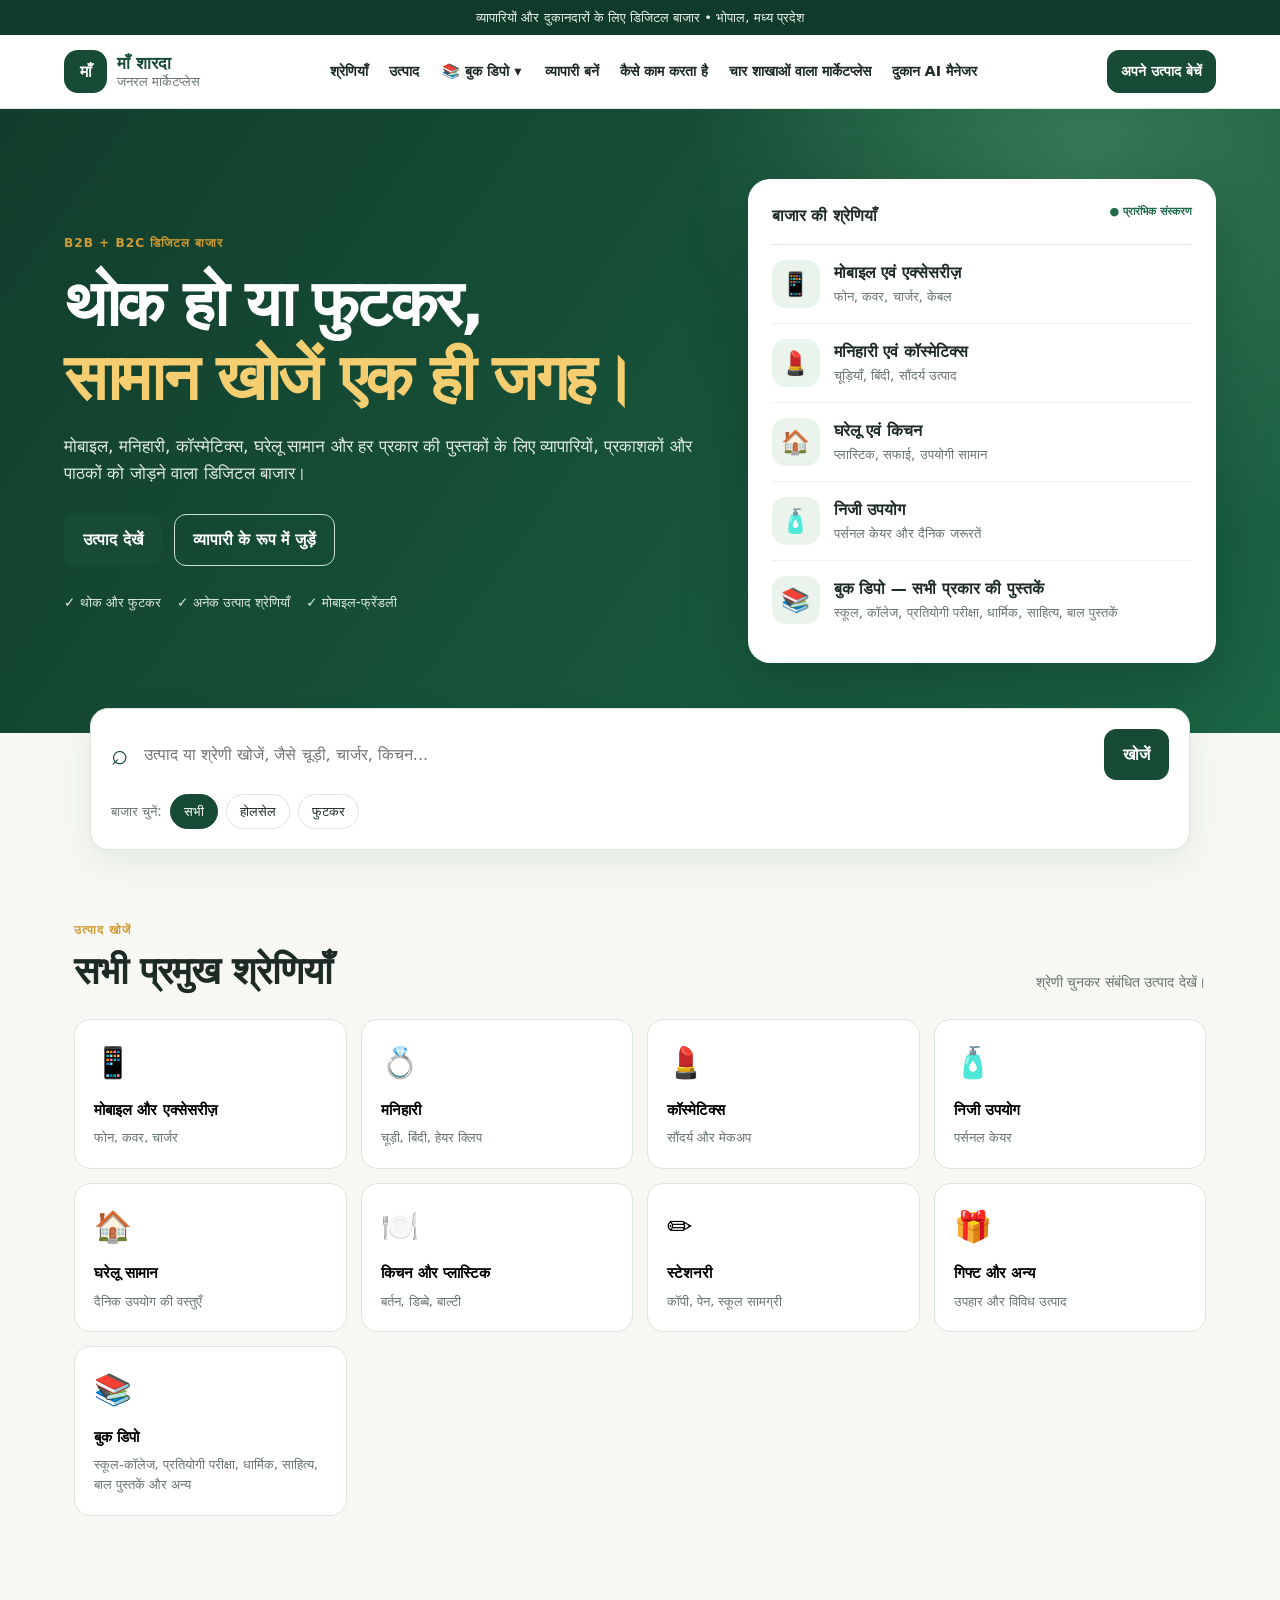
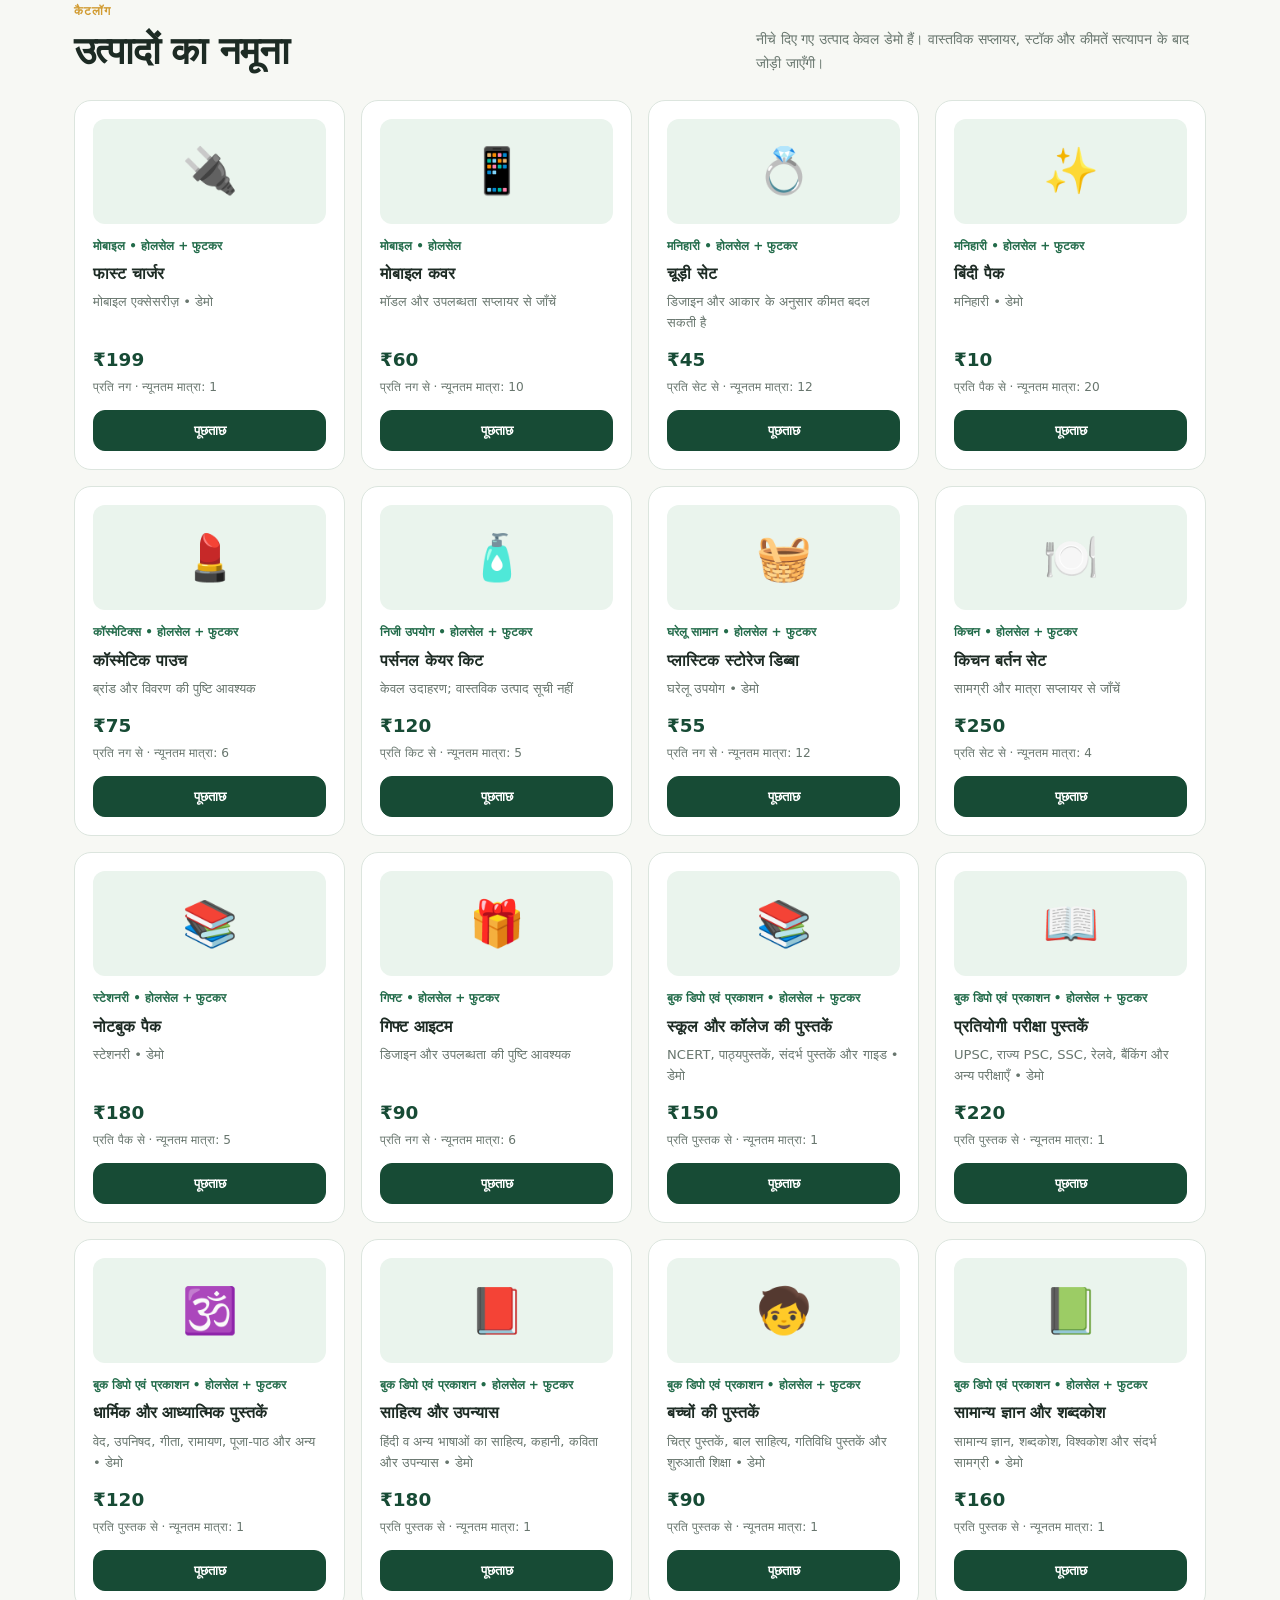
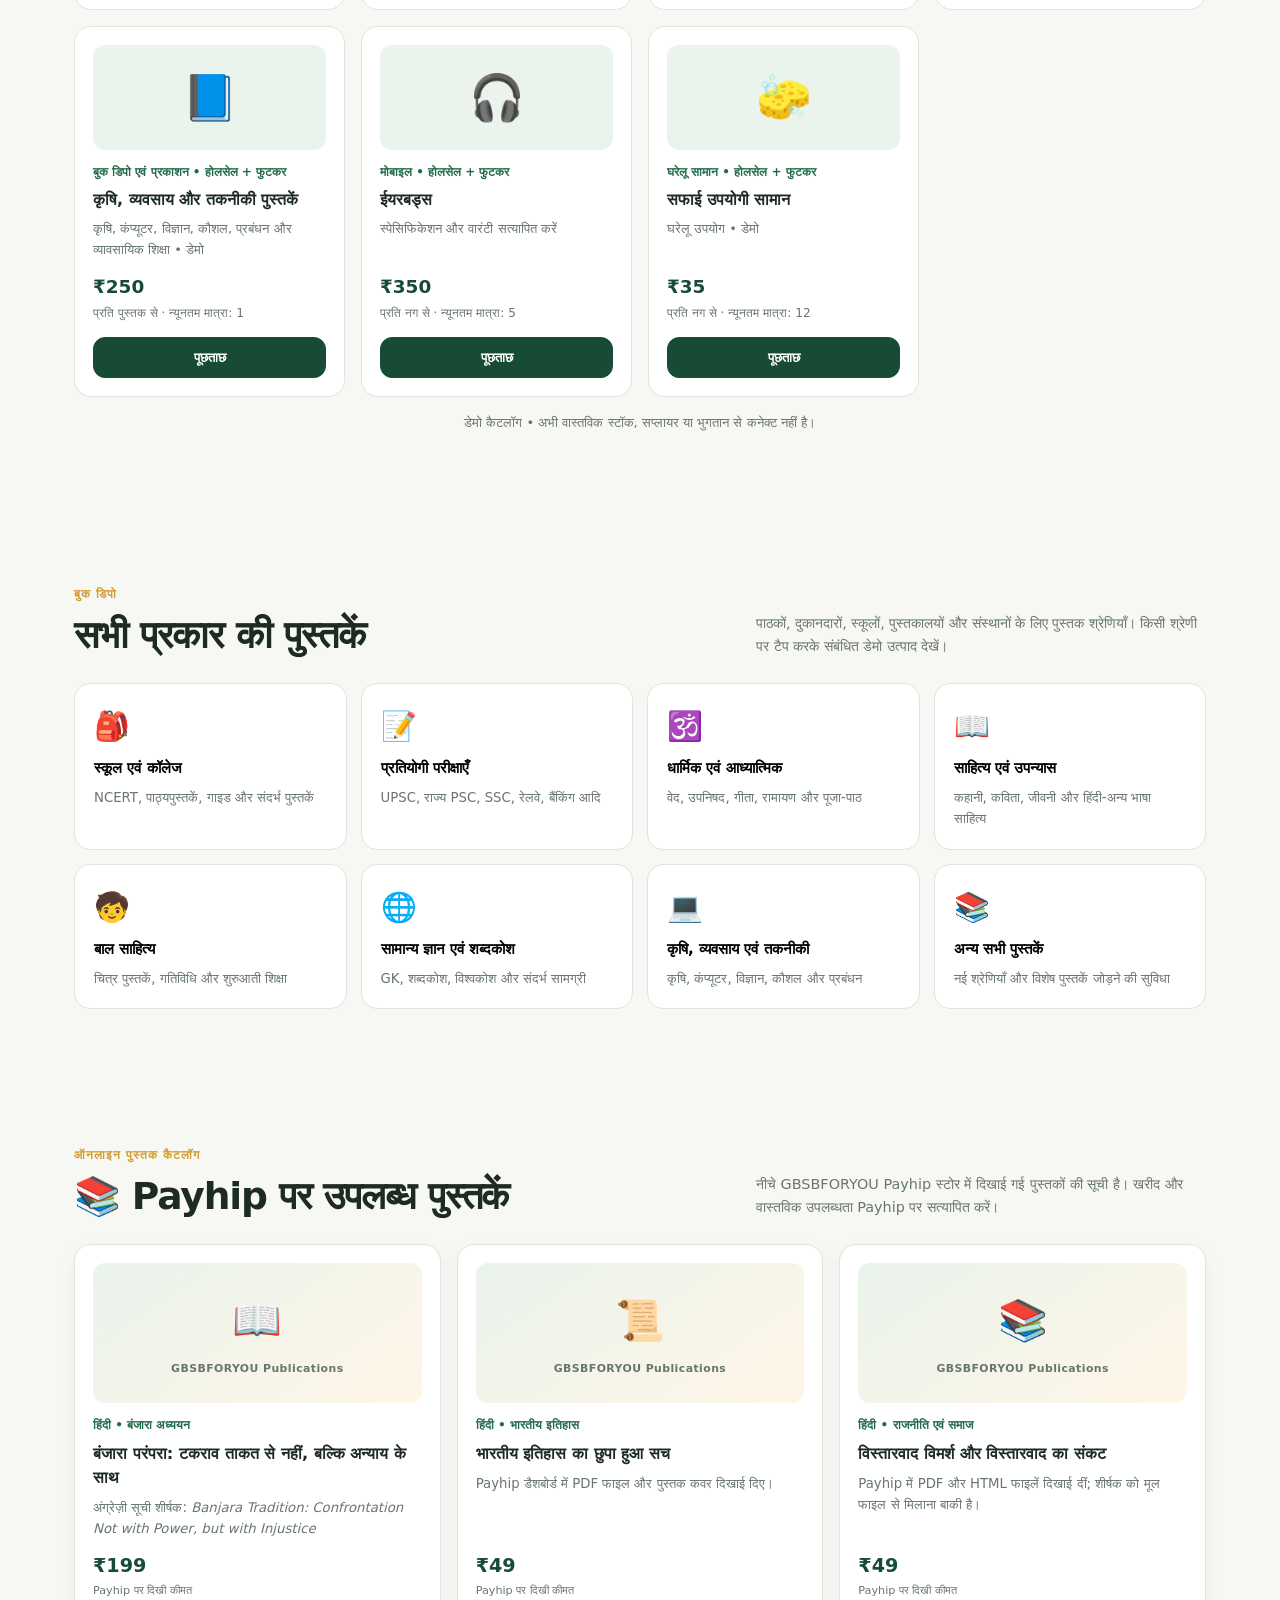
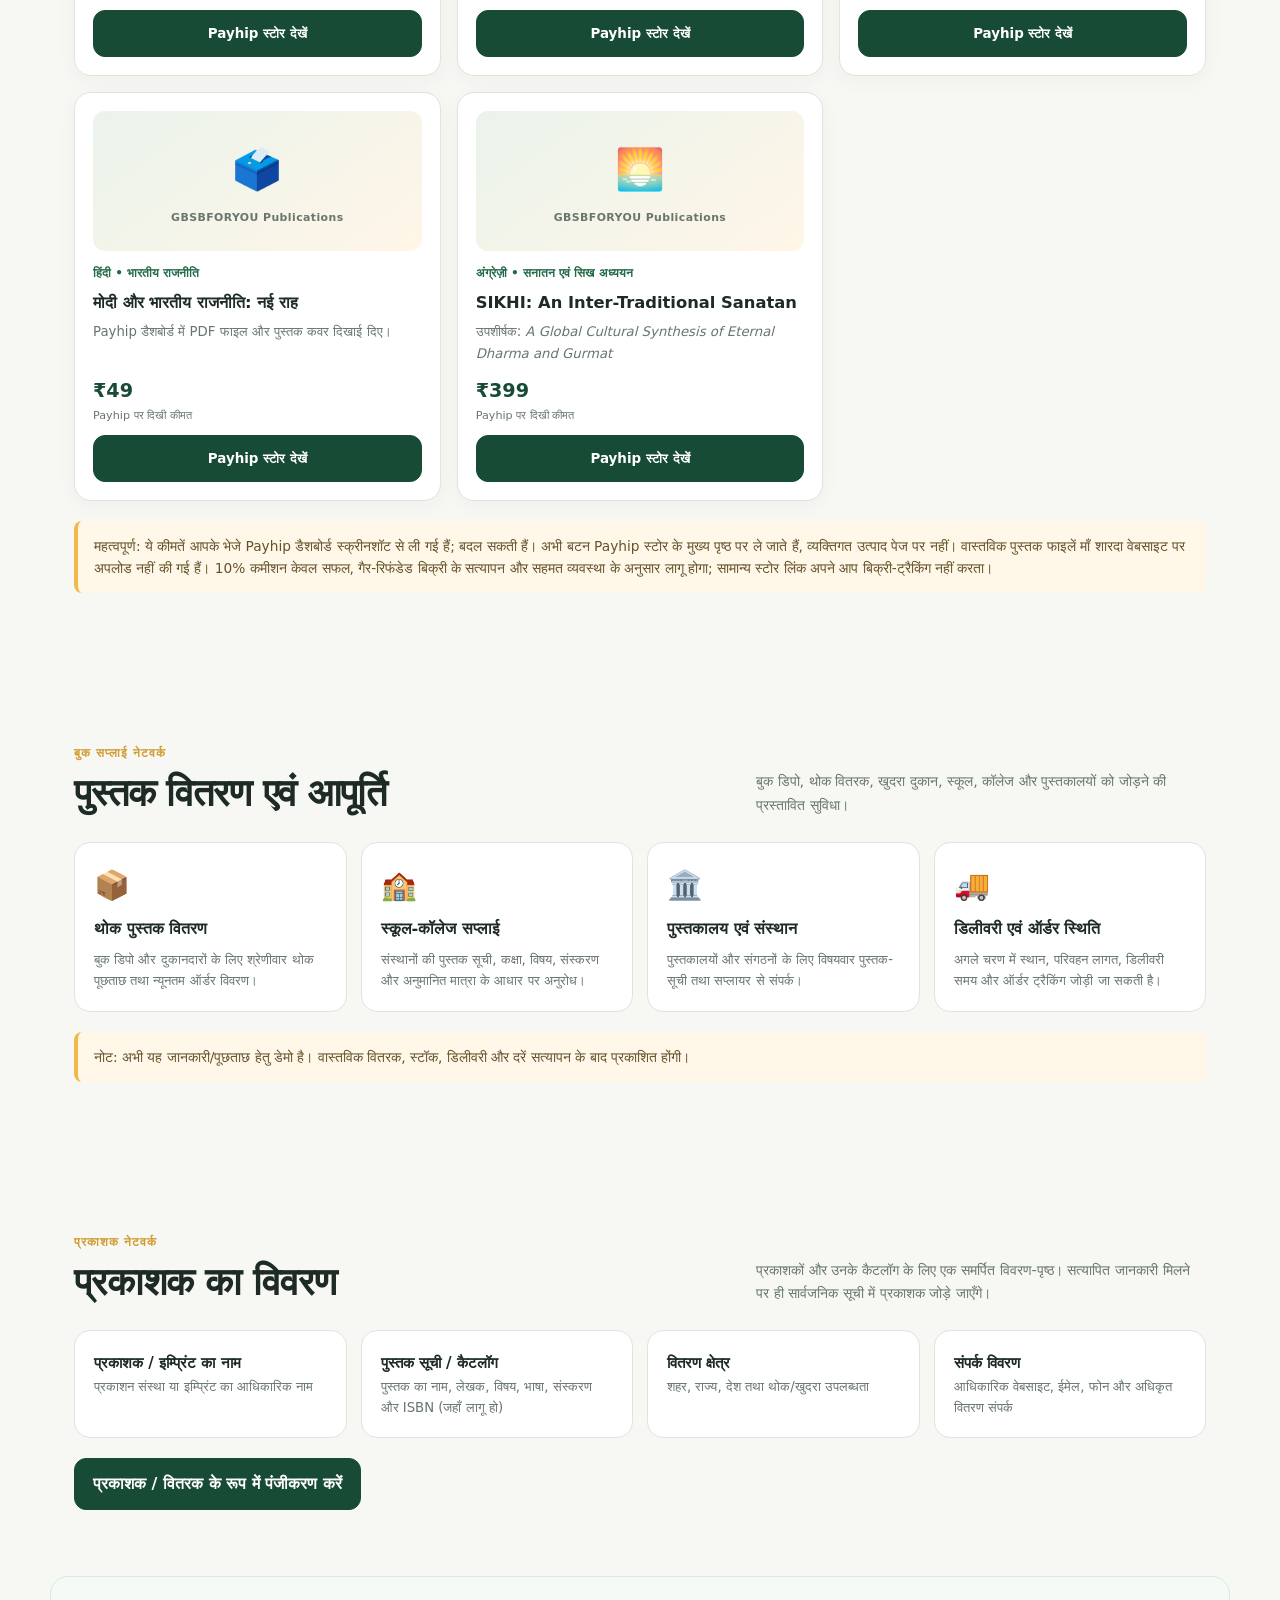
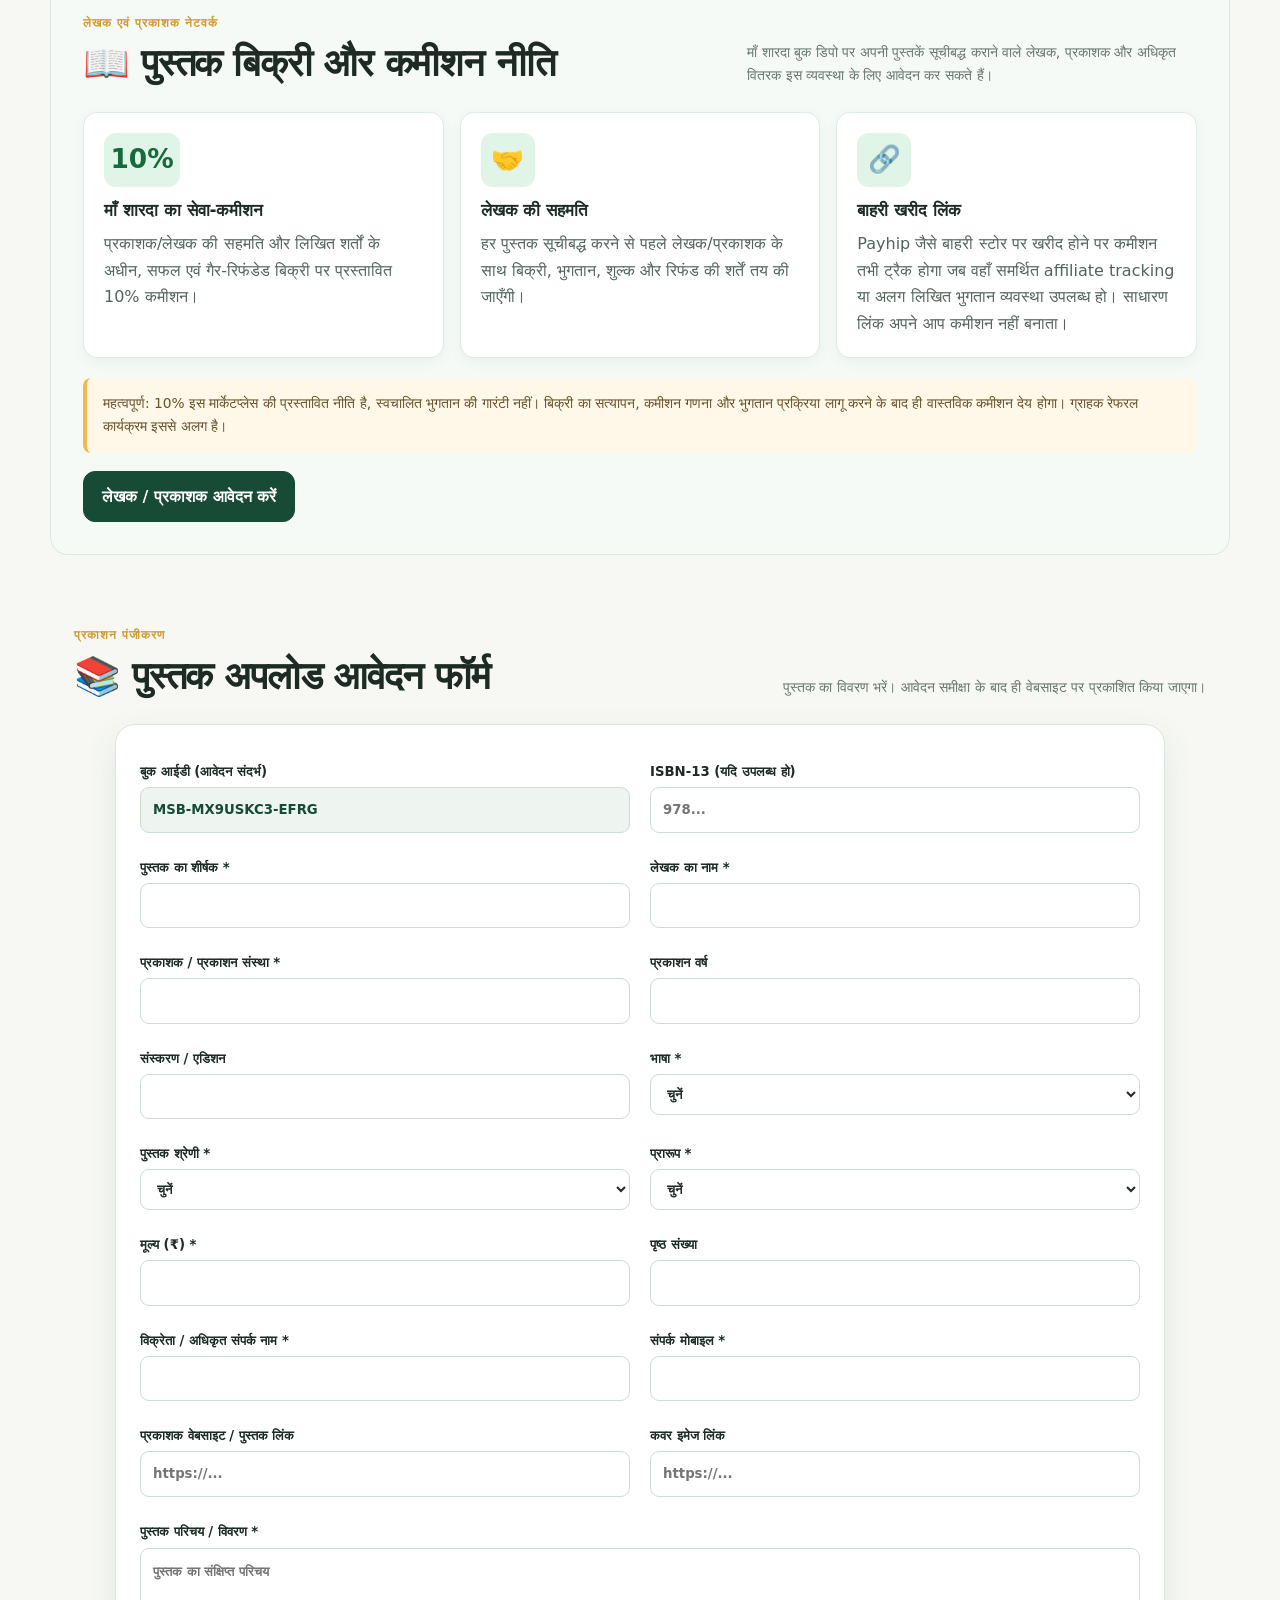
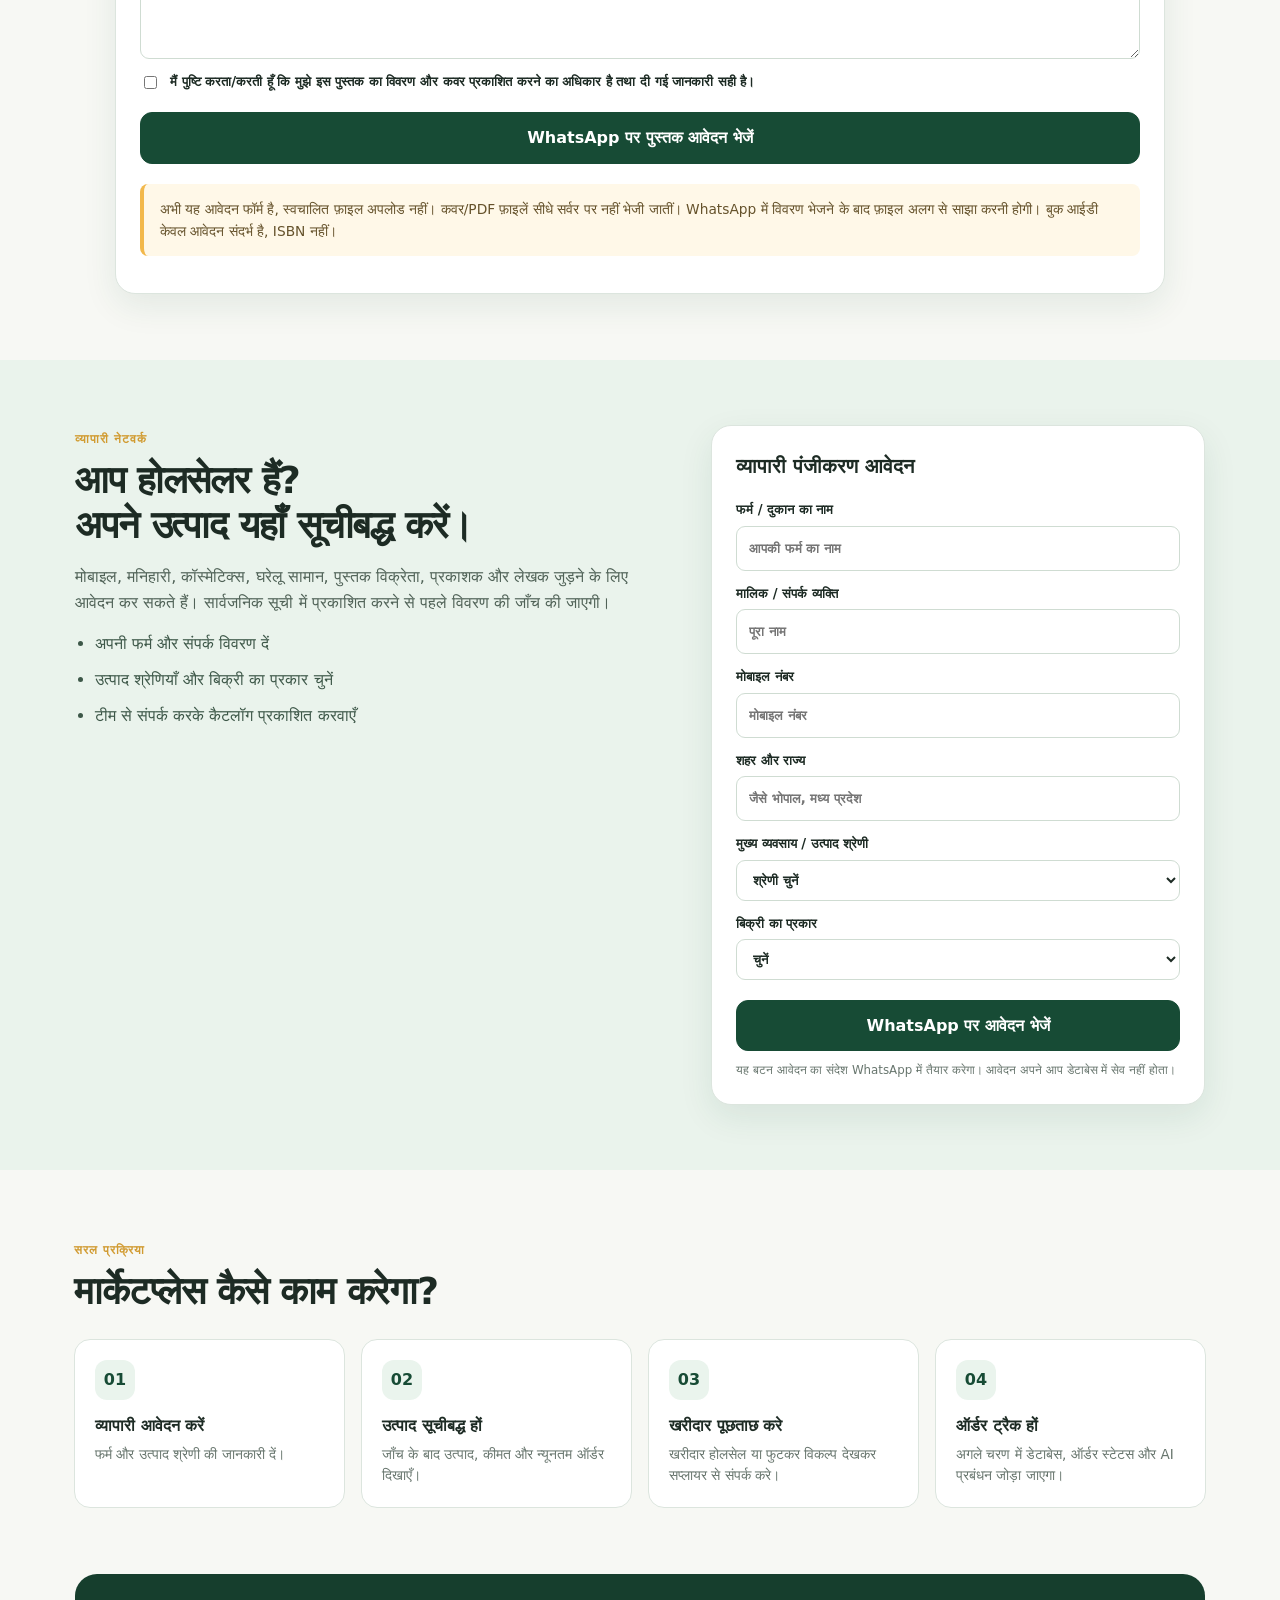
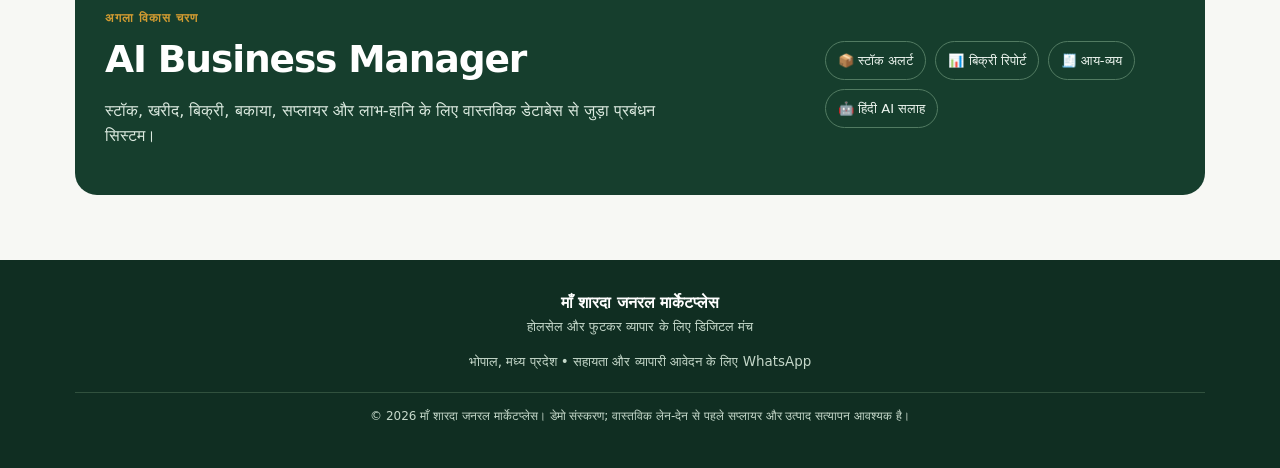
<file: index.html>
<!doctype html>
<html lang="hi">
<head>
  <meta charset="utf-8">
  <meta name="viewport" content="width=device-width, initial-scale=1">
  <title>माँ शारदा जनरल मार्केटप्लेस | होलसेल और फुटकर बाजार</title>
  <meta name="description" content="माँ शारदा जनरल मार्केटप्लेस — मोबाइल, घरेलू सामान, स्टेशनरी और सभी प्रकार की पुस्तकों का होलसेल एवं फुटकर बाजार।">
  <meta name="theme-color" content="#174b35">
  <meta name="mobile-web-app-capable" content="yes">
  <meta name="apple-mobile-web-app-capable" content="yes">
  <meta name="apple-mobile-web-app-status-bar-style" content="default">
  <link rel="manifest" href="manifest.webmanifest">
  <link rel="icon" href="icons/icon.svg" type="image/svg+xml">
  <link rel="apple-touch-icon" href="icons/icon.svg">
  <link rel="stylesheet" href="css/style.css">
</head>
<body>
  <div class="topline">व्यापारियों और दुकानदारों के लिए डिजिटल बाजार • भोपाल, मध्य प्रदेश</div>
  <header class="site-header">
    <a class="brand" href="#home" aria-label="माँ शारदा जनरल मार्केटप्लेस होम">
      <span class="brand-mark">माँ</span>
      <span><strong>माँ शारदा</strong><small>जनरल मार्केटप्लेस</small></span>
    </a>
    <nav aria-label="मुख्य नेविगेशन">
      <a href="#categories">श्रेणियाँ</a>
      <a href="#products">उत्पाद</a>
      <div class="nav-dropdown">
        <button class="nav-dropdown-toggle" type="button" aria-expanded="false" aria-controls="bookMenu">📚 बुक डिपो <span aria-hidden="true">▾</span></button>
        <div class="nav-dropdown-menu" id="bookMenu">
          <a href="#book-categories">पुस्तक श्रेणियाँ</a>
          <a href="#payhip-book-list">Payhip पुस्तक सूची</a>
          <a href="#book-distribution">पुस्तक वितरण</a>
          <a href="#publishers">प्रकाशक विवरण</a>
          <a href="#book-upload">पुस्तक अपलोड आवेदन</a>
          <a href="#sell">बुक विक्रेता / प्रकाशक जुड़ें</a>
        </div>
      </div>
      <a href="#sell">व्यापारी बनें</a>
      <a href="#how">कैसे काम करता है</a>
      <a href="marketplace/">चार शाखाओं वाला मार्केटप्लेस</a>
      <a href="ai-manager/">दुकान AI मैनेजर</a>
    </nav>
    <a class="button button-small" href="#sell">अपने उत्पाद बेचें</a>
  </header>

  <main id="home">
    <section class="hero">
      <div class="hero-copy">
        <span class="eyebrow">B2B + B2C डिजिटल बाजार</span>
        <h1>थोक हो या फुटकर,<br><em>सामान खोजें एक ही जगह।</em></h1>
        <p>मोबाइल, मनिहारी, कॉस्मेटिक्स, घरेलू सामान और हर प्रकार की पुस्तकों के लिए व्यापारियों, प्रकाशकों और पाठकों को जोड़ने वाला डिजिटल बाजार।</p>
        <div class="hero-actions">
          <a class="button" href="#products">उत्पाद देखें</a>
          <a class="button button-outline" href="#sell">व्यापारी के रूप में जुड़ें</a>
        </div>
        <div class="trust-points"><span>✓ थोक और फुटकर</span><span>✓ अनेक उत्पाद श्रेणियाँ</span><span>✓ मोबाइल-फ्रेंडली</span></div>
      </div>
      <div class="hero-panel">
        <div class="hero-panel-head"><span>बाजार की श्रेणियाँ</span><span class="live-dot">● प्रारंभिक संस्करण</span></div>
        <div class="mini-category"><span>📱</span><div><b>मोबाइल एवं एक्सेसरीज़</b><small>फोन, कवर, चार्जर, केबल</small></div></div>
        <div class="mini-category"><span>💄</span><div><b>मनिहारी एवं कॉस्मेटिक्स</b><small>चूड़ियाँ, बिंदी, सौंदर्य उत्पाद</small></div></div>
        <div class="mini-category"><span>🏠</span><div><b>घरेलू एवं किचन</b><small>प्लास्टिक, सफाई, उपयोगी सामान</small></div></div>
        <div class="mini-category"><span>🧴</span><div><b>निजी उपयोग</b><small>पर्सनल केयर और दैनिक जरूरतें</small></div></div>
        <div class="mini-category"><span>📚</span><div><b>बुक डिपो — सभी प्रकार की पुस्तकें</b><small>स्कूल, कॉलेज, प्रतियोगी परीक्षा, धार्मिक, साहित्य, बाल पुस्तकें</small></div></div>
      </div>
    </section>

    <section class="search-wrap" aria-label="उत्पाद खोज">
      <div class="search-box">
        <span aria-hidden="true">⌕</span>
        <input id="searchInput" type="search" placeholder="उत्पाद या श्रेणी खोजें, जैसे चूड़ी, चार्जर, किचन..." aria-label="उत्पाद खोजें">
        <button id="searchButton" class="button" type="button">खोजें</button>
      </div>
      <div class="filter-row">
        <span>बाजार चुनें:</span>
        <button class="filter-chip active" data-filter="all" type="button">सभी</button>
        <button class="filter-chip" data-filter="wholesale" type="button">होलसेल</button>
        <button class="filter-chip" data-filter="retail" type="button">फुटकर</button>
      </div>
    </section>

    <section id="categories" class="section">
      <div class="section-heading"><div><span class="eyebrow">उत्पाद खोजें</span><h2>सभी प्रमुख श्रेणियाँ</h2></div><p>श्रेणी चुनकर संबंधित उत्पाद देखें।</p></div>
      <div class="category-grid">
        <button class="category-card" data-category="मोबाइल" type="button"><span>📱</span><b>मोबाइल और एक्सेसरीज़</b><small>फोन, कवर, चार्जर</small></button>
        <button class="category-card" data-category="मनिहारी" type="button"><span>💍</span><b>मनिहारी</b><small>चूड़ी, बिंदी, हेयर क्लिप</small></button>
        <button class="category-card" data-category="कॉस्मेटिक्स" type="button"><span>💄</span><b>कॉस्मेटिक्स</b><small>सौंदर्य और मेकअप</small></button>
        <button class="category-card" data-category="निजी उपयोग" type="button"><span>🧴</span><b>निजी उपयोग</b><small>पर्सनल केयर</small></button>
        <button class="category-card" data-category="घरेलू सामान" type="button"><span>🏠</span><b>घरेलू सामान</b><small>दैनिक उपयोग की वस्तुएँ</small></button>
        <button class="category-card" data-category="किचन" type="button"><span>🍽️</span><b>किचन और प्लास्टिक</b><small>बर्तन, डिब्बे, बाल्टी</small></button>
        <button class="category-card" data-category="स्टेशनरी" type="button"><span>✏️</span><b>स्टेशनरी</b><small>कॉपी, पेन, स्कूल सामग्री</small></button>
        <button class="category-card" data-category="गिफ्ट" type="button"><span>🎁</span><b>गिफ्ट और अन्य</b><small>उपहार और विविध उत्पाद</small></button>
        <button class="category-card book-category" data-category="बुक डिपो एवं प्रकाशन" type="button"><span>📚</span><b>बुक डिपो</b><small>स्कूल-कॉलेज, प्रतियोगी परीक्षा, धार्मिक, साहित्य, बाल पुस्तकें और अन्य</small></button>
      </div>
    </section>

    <section id="products" class="section products-section">
      <div class="section-heading"><div><span class="eyebrow">कैटलॉग</span><h2>उत्पादों का नमूना</h2></div><p>नीचे दिए गए उत्पाद केवल डेमो हैं। वास्तविक सप्लायर, स्टॉक और कीमतें सत्यापन के बाद जोड़ी जाएँगी।</p></div>
      <div id="productGrid" class="product-grid" aria-live="polite"></div>
      <p id="emptyState" class="empty-state" hidden>इस खोज में उत्पाद नहीं मिला। दूसरा नाम या श्रेणी आज़माएँ।</p>
      <div class="demo-note">डेमो कैटलॉग • अभी वास्तविक स्टॉक, सप्लायर या भुगतान से कनेक्ट नहीं है।</div>
    </section>

    <section id="book-categories" class="section book-hub">
      <div class="section-heading"><div><span class="eyebrow">बुक डिपो</span><h2>सभी प्रकार की पुस्तकें</h2></div><p>पाठकों, दुकानदारों, स्कूलों, पुस्तकालयों और संस्थानों के लिए पुस्तक श्रेणियाँ। किसी श्रेणी पर टैप करके संबंधित डेमो उत्पाद देखें।</p></div>
      <div class="book-category-grid">
        <button class="book-tile" data-book-search="स्कूल कॉलेज पाठ्यपुस्तक" type="button"><span>🎒</span><b>स्कूल एवं कॉलेज</b><small>NCERT, पाठ्यपुस्तकें, गाइड और संदर्भ पुस्तकें</small></button>
        <button class="book-tile" data-book-search="प्रतियोगी परीक्षा" type="button"><span>📝</span><b>प्रतियोगी परीक्षाएँ</b><small>UPSC, राज्य PSC, SSC, रेलवे, बैंकिंग आदि</small></button>
        <button class="book-tile" data-book-search="धार्मिक आध्यात्मिक" type="button"><span>🕉️</span><b>धार्मिक एवं आध्यात्मिक</b><small>वेद, उपनिषद, गीता, रामायण और पूजा-पाठ</small></button>
        <button class="book-tile" data-book-search="साहित्य उपन्यास" type="button"><span>📖</span><b>साहित्य एवं उपन्यास</b><small>कहानी, कविता, जीवनी और हिंदी-अन्य भाषा साहित्य</small></button>
        <button class="book-tile" data-book-search="बच्चों की पुस्तकें" type="button"><span>🧒</span><b>बाल साहित्य</b><small>चित्र पुस्तकें, गतिविधि और शुरुआती शिक्षा</small></button>
        <button class="book-tile" data-book-search="सामान्य ज्ञान शब्दकोश" type="button"><span>🌐</span><b>सामान्य ज्ञान एवं शब्दकोश</b><small>GK, शब्दकोश, विश्वकोश और संदर्भ सामग्री</small></button>
        <button class="book-tile" data-book-search="कृषि व्यवसाय तकनीकी" type="button"><span>💻</span><b>कृषि, व्यवसाय एवं तकनीकी</b><small>कृषि, कंप्यूटर, विज्ञान, कौशल और प्रबंधन</small></button>
        <button class="book-tile" data-book-search="सभी पुस्तकें" type="button"><span>📚</span><b>अन्य सभी पुस्तकें</b><small>नई श्रेणियाँ और विशेष पुस्तकें जोड़ने की सुविधा</small></button>
      </div>
    </section>

    <section id="payhip-book-list" class="section payhip-book-list">
      <div class="section-heading">
        <div><span class="eyebrow">ऑनलाइन पुस्तक कैटलॉग</span><h2>📚 Payhip पर उपलब्ध पुस्तकें</h2></div>
        <p>नीचे GBSBFORYOU Payhip स्टोर में दिखाई गई पुस्तकों की सूची है। खरीद और वास्तविक उपलब्धता Payhip पर सत्यापित करें।</p>
      </div>
      <div class="payhip-book-grid">
        <article class="payhip-book-card">
          <div class="payhip-book-cover">📖<small>GBSBFORYOU Publications</small></div>
          <span class="book-language">हिंदी • बंजारा अध्ययन</span>
          <h3>बंजारा परंपरा: टकराव ताकत से नहीं, बल्कि अन्याय के साथ</h3>
          <p>अंग्रेज़ी सूची शीर्षक: <em>Banjara Tradition: Confrontation Not with Power, but with Injustice</em></p>
          <div class="payhip-book-price">₹199 <small>Payhip पर दिखी कीमत</small></div>
          <a class="button" href="https://payhip.com/GBSBFORYOU" target="_blank" rel="noopener noreferrer">Payhip स्टोर देखें</a>
        </article>
        <article class="payhip-book-card">
          <div class="payhip-book-cover">📜<small>GBSBFORYOU Publications</small></div>
          <span class="book-language">हिंदी • भारतीय इतिहास</span>
          <h3>भारतीय इतिहास का छुपा हुआ सच</h3>
          <p>Payhip डैशबोर्ड में PDF फाइल और पुस्तक कवर दिखाई दिए।</p>
          <div class="payhip-book-price">₹49 <small>Payhip पर दिखी कीमत</small></div>
          <a class="button" href="https://payhip.com/GBSBFORYOU" target="_blank" rel="noopener noreferrer">Payhip स्टोर देखें</a>
        </article>
        <article class="payhip-book-card">
          <div class="payhip-book-cover">📚<small>GBSBFORYOU Publications</small></div>
          <span class="book-language">हिंदी • राजनीति एवं समाज</span>
          <h3>विस्तारवाद विमर्श और विस्तारवाद का संकट</h3>
          <p>Payhip में PDF और HTML फाइलें दिखाई दीं; शीर्षक को मूल फाइल से मिलाना बाकी है।</p>
          <div class="payhip-book-price">₹49 <small>Payhip पर दिखी कीमत</small></div>
          <a class="button" href="https://payhip.com/GBSBFORYOU" target="_blank" rel="noopener noreferrer">Payhip स्टोर देखें</a>
        </article>
        <article class="payhip-book-card">
          <div class="payhip-book-cover">🗳️<small>GBSBFORYOU Publications</small></div>
          <span class="book-language">हिंदी • भारतीय राजनीति</span>
          <h3>मोदी और भारतीय राजनीति: नई राह</h3>
          <p>Payhip डैशबोर्ड में PDF फाइल और पुस्तक कवर दिखाई दिए।</p>
          <div class="payhip-book-price">₹49 <small>Payhip पर दिखी कीमत</small></div>
          <a class="button" href="https://payhip.com/GBSBFORYOU" target="_blank" rel="noopener noreferrer">Payhip स्टोर देखें</a>
        </article>
        <article class="payhip-book-card">
          <div class="payhip-book-cover">🌅<small>GBSBFORYOU Publications</small></div>
          <span class="book-language">अंग्रेज़ी • सनातन एवं सिख अध्ययन</span>
          <h3>SIKHI: An Inter-Traditional Sanatan</h3>
          <p>उपशीर्षक: <em>A Global Cultural Synthesis of Eternal Dharma and Gurmat</em></p>
          <div class="payhip-book-price">₹399 <small>Payhip पर दिखी कीमत</small></div>
          <a class="button" href="https://payhip.com/GBSBFORYOU" target="_blank" rel="noopener noreferrer">Payhip स्टोर देखें</a>
        </article>
      </div>
      <p class="book-note">महत्वपूर्ण: ये कीमतें आपके भेजे Payhip डैशबोर्ड स्क्रीनशॉट से ली गई हैं; बदल सकती हैं। अभी बटन Payhip स्टोर के मुख्य पृष्ठ पर ले जाते हैं, व्यक्तिगत उत्पाद पेज पर नहीं। वास्तविक पुस्तक फाइलें माँ शारदा वेबसाइट पर अपलोड नहीं की गई हैं। 10% कमीशन केवल सफल, गैर-रिफंडेड बिक्री के सत्यापन और सहमत व्यवस्था के अनुसार लागू होगा; सामान्य स्टोर लिंक अपने आप बिक्री-ट्रैकिंग नहीं करता।</p>
    </section>

    <section id="book-distribution" class="section book-distribution">
      <div class="section-heading"><div><span class="eyebrow">बुक सप्लाई नेटवर्क</span><h2>पुस्तक वितरण एवं आपूर्ति</h2></div><p>बुक डिपो, थोक वितरक, खुदरा दुकान, स्कूल, कॉलेज और पुस्तकालयों को जोड़ने की प्रस्तावित सुविधा।</p></div>
      <div class="distribution-grid">
        <article><span>📦</span><h3>थोक पुस्तक वितरण</h3><p>बुक डिपो और दुकानदारों के लिए श्रेणीवार थोक पूछताछ तथा न्यूनतम ऑर्डर विवरण।</p></article>
        <article><span>🏫</span><h3>स्कूल-कॉलेज सप्लाई</h3><p>संस्थानों की पुस्तक सूची, कक्षा, विषय, संस्करण और अनुमानित मात्रा के आधार पर अनुरोध।</p></article>
        <article><span>🏛️</span><h3>पुस्तकालय एवं संस्थान</h3><p>पुस्तकालयों और संगठनों के लिए विषयवार पुस्तक-सूची तथा सप्लायर से संपर्क।</p></article>
        <article><span>🚚</span><h3>डिलीवरी एवं ऑर्डर स्थिति</h3><p>अगले चरण में स्थान, परिवहन लागत, डिलीवरी समय और ऑर्डर ट्रैकिंग जोड़ी जा सकती है।</p></article>
      </div>
      <p class="book-note">नोट: अभी यह जानकारी/पूछताछ हेतु डेमो है। वास्तविक वितरक, स्टॉक, डिलीवरी और दरें सत्यापन के बाद प्रकाशित होंगी।</p>
    </section>

    <section id="publishers" class="section publishers-section">
      <div class="section-heading"><div><span class="eyebrow">प्रकाशक नेटवर्क</span><h2>प्रकाशक का विवरण</h2></div><p>प्रकाशकों और उनके कैटलॉग के लिए एक समर्पित विवरण-पृष्ठ। सत्यापित जानकारी मिलने पर ही सार्वजनिक सूची में प्रकाशक जोड़े जाएँगे।</p></div>
      <div class="publisher-details-grid">
        <article><b>प्रकाशक / इम्प्रिंट का नाम</b><p>प्रकाशन संस्था या इम्प्रिंट का आधिकारिक नाम</p></article>
        <article><b>पुस्तक सूची / कैटलॉग</b><p>पुस्तक का नाम, लेखक, विषय, भाषा, संस्करण और ISBN (जहाँ लागू हो)</p></article>
        <article><b>वितरण क्षेत्र</b><p>शहर, राज्य, देश तथा थोक/खुदरा उपलब्धता</p></article>
        <article><b>संपर्क विवरण</b><p>आधिकारिक वेबसाइट, ईमेल, फोन और अधिकृत वितरण संपर्क</p></article>
      </div>
      <a class="button" href="#sell">प्रकाशक / वितरक के रूप में पंजीकरण करें</a>
    </section>

    <section id="commission-policy" class="section commission-policy-section">
      <div class="section-heading"><div><span class="eyebrow">लेखक एवं प्रकाशक नेटवर्क</span><h2>📖 पुस्तक बिक्री और कमीशन नीति</h2></div><p>माँ शारदा बुक डिपो पर अपनी पुस्तकें सूचीबद्ध कराने वाले लेखक, प्रकाशक और अधिकृत वितरक इस व्यवस्था के लिए आवेदन कर सकते हैं।</p></div>
      <div class="commission-policy-grid">
        <article><span class="commission-rate">10%</span><h3>माँ शारदा का सेवा-कमीशन</h3><p>प्रकाशक/लेखक की सहमति और लिखित शर्तों के अधीन, सफल एवं गैर-रिफंडेड बिक्री पर प्रस्तावित 10% कमीशन।</p></article>
        <article><span class="commission-icon">🤝</span><h3>लेखक की सहमति</h3><p>हर पुस्तक सूचीबद्ध करने से पहले लेखक/प्रकाशक के साथ बिक्री, भुगतान, शुल्क और रिफंड की शर्तें तय की जाएँगी।</p></article>
        <article><span class="commission-icon">🔗</span><h3>बाहरी खरीद लिंक</h3><p>Payhip जैसे बाहरी स्टोर पर खरीद होने पर कमीशन तभी ट्रैक होगा जब वहाँ समर्थित affiliate tracking या अलग लिखित भुगतान व्यवस्था उपलब्ध हो। साधारण लिंक अपने आप कमीशन नहीं बनाता।</p></article>
      </div>
      <p class="book-note">महत्वपूर्ण: 10% इस मार्केटप्लेस की प्रस्तावित नीति है, स्वचालित भुगतान की गारंटी नहीं। बिक्री का सत्यापन, कमीशन गणना और भुगतान प्रक्रिया लागू करने के बाद ही वास्तविक कमीशन देय होगा। ग्राहक रेफरल कार्यक्रम इससे अलग है।</p>
      <a class="button" href="#book-upload">लेखक / प्रकाशक आवेदन करें</a>
    </section>

    <section id="book-upload" class="section">
      <div class="section-heading"><div><span class="eyebrow">प्रकाशन पंजीकरण</span><h2>📚 पुस्तक अपलोड आवेदन फॉर्म</h2></div><p>पुस्तक का विवरण भरें। आवेदन समीक्षा के बाद ही वेबसाइट पर प्रकाशित किया जाएगा।</p></div>
      <form id="bookUploadForm" class="seller-form book-upload-form">
        <div class="book-form-grid">
          <label>बुक आईडी (आवेदन संदर्भ)<input name="bookId" id="bookId" readonly aria-label="बुक आईडी"></label>
          <label>ISBN-13 (यदि उपलब्ध हो)<input name="isbn" maxlength="17" placeholder="978..."></label>
          <label>पुस्तक का शीर्षक *<input name="title" required maxlength="180"></label>
          <label>लेखक का नाम *<input name="author" required maxlength="120"></label>
          <label>प्रकाशक / प्रकाशन संस्था *<input name="publisher" required maxlength="150"></label>
          <label>प्रकाशन वर्ष<input name="year" type="number" min="1800" max="2100"></label>
          <label>संस्करण / एडिशन<input name="edition" maxlength="80"></label>
          <label>भाषा *<select name="language" required><option value="">चुनें</option><option>हिंदी</option><option>अंग्रेज़ी</option><option>संस्कृत</option><option>मराठी</option><option>अन्य</option></select></label>
          <label>पुस्तक श्रेणी *<select name="bookCategory" required><option value="">चुनें</option><option>स्कूल एवं कॉलेज</option><option>प्रतियोगी परीक्षा</option><option>धार्मिक एवं आध्यात्मिक</option><option>साहित्य एवं उपन्यास</option><option>बाल साहित्य</option><option>सामान्य ज्ञान एवं शब्दकोश</option><option>कृषि, व्यवसाय एवं तकनीकी</option><option>अन्य</option></select></label>
          <label>प्रारूप *<select name="format" required><option value="">चुनें</option><option>मुद्रित पुस्तक</option><option>ई-बुक PDF</option><option>ई-बुक EPUB</option><option>ऑडियोबुक</option></select></label>
          <label>मूल्य (₹) *<input name="price" type="number" min="0" step="0.01" required></label>
          <label>पृष्ठ संख्या<input name="pages" type="number" min="1"></label>
          <label>विक्रेता / अधिकृत संपर्क नाम *<input name="contact" maxlength="120" required></label>
          <label>संपर्क मोबाइल *<input name="phone" type="tel" inputmode="tel" pattern="[0-9+()\\- ]{10,18}" required></label>
          <label>प्रकाशक वेबसाइट / पुस्तक लिंक<input name="bookLink" type="url" placeholder="https://..."></label>
          <label>कवर इमेज लिंक<input name="coverLink" type="url" placeholder="https://..."></label>
        </div>
        <label>पुस्तक परिचय / विवरण *<textarea name="description" rows="4" maxlength="1200" required placeholder="पुस्तक का संक्षिप्त परिचय"></textarea></label>
        <label class="book-consent"><input type="checkbox" name="rights" required> मैं पुष्टि करता/करती हूँ कि मुझे इस पुस्तक का विवरण और कवर प्रकाशित करने का अधिकार है तथा दी गई जानकारी सही है।</label>
        <button class="button button-full" type="submit">WhatsApp पर पुस्तक आवेदन भेजें</button>
        <p class="book-note">अभी यह आवेदन फॉर्म है, स्वचालित फ़ाइल अपलोड नहीं। कवर/PDF फ़ाइलें सीधे सर्वर पर नहीं भेजी जातीं। WhatsApp में विवरण भेजने के बाद फ़ाइल अलग से साझा करनी होगी। बुक आईडी केवल आवेदन संदर्भ है, ISBN नहीं।</p>
      </form>
    </section>

    <section id="sell" class="seller-section">
      <div class="seller-copy">
        <span class="eyebrow">व्यापारी नेटवर्क</span>
        <h2>आप होलसेलर हैं?<br>अपने उत्पाद यहाँ सूचीबद्ध करें।</h2>
        <p>मोबाइल, मनिहारी, कॉस्मेटिक्स, घरेलू सामान, पुस्तक विक्रेता, प्रकाशक और लेखक जुड़ने के लिए आवेदन कर सकते हैं। सार्वजनिक सूची में प्रकाशित करने से पहले विवरण की जाँच की जाएगी।</p>
        <ul><li>अपनी फर्म और संपर्क विवरण दें</li><li>उत्पाद श्रेणियाँ और बिक्री का प्रकार चुनें</li><li>टीम से संपर्क करके कैटलॉग प्रकाशित करवाएँ</li></ul>
      </div>
      <form id="sellerForm" class="seller-form">
        <h3>व्यापारी पंजीकरण आवेदन</h3>
        <label>फर्म / दुकान का नाम<input name="business" required maxlength="100" placeholder="आपकी फर्म का नाम"></label>
        <label>मालिक / संपर्क व्यक्ति<input name="owner" required maxlength="100" placeholder="पूरा नाम"></label>
        <label>मोबाइल नंबर<input name="phone" required inputmode="tel" pattern="[0-9+()\- ]{10,18}" placeholder="मोबाइल नंबर"></label>
        <label>शहर और राज्य<input name="location" required maxlength="120" placeholder="जैसे भोपाल, मध्य प्रदेश"></label>
        <label>मुख्य व्यवसाय / उत्पाद श्रेणी<select name="category" required><option value="">श्रेणी चुनें</option><option>मोबाइल और एक्सेसरीज़</option><option>मनिहारी</option><option>कॉस्मेटिक्स</option><option>निजी उपयोग</option><option>घरेलू सामान</option><option>किचन और प्लास्टिक</option><option>स्टेशनरी</option><option>बुक डिपो एवं प्रकाशन</option><option>गिफ्ट और अन्य</option></select></label>
        <label>बिक्री का प्रकार<select name="salesType" required><option value="">चुनें</option><option>होलसेल</option><option>फुटकर</option><option>होलसेल और फुटकर दोनों</option></select></label>
        <button class="button button-full" type="submit">WhatsApp पर आवेदन भेजें</button>
        <small>यह बटन आवेदन का संदेश WhatsApp में तैयार करेगा। आवेदन अपने आप डेटाबेस में सेव नहीं होता।</small>
      </form>
    </section>

    <section id="how" class="section">
      <div class="section-heading"><div><span class="eyebrow">सरल प्रक्रिया</span><h2>मार्केटप्लेस कैसे काम करेगा?</h2></div></div>
      <div class="steps-grid">
        <article><span>01</span><h3>व्यापारी आवेदन करें</h3><p>फर्म और उत्पाद श्रेणी की जानकारी दें।</p></article>
        <article><span>02</span><h3>उत्पाद सूचीबद्ध हों</h3><p>जाँच के बाद उत्पाद, कीमत और न्यूनतम ऑर्डर दिखाएँ।</p></article>
        <article><span>03</span><h3>खरीदार पूछताछ करे</h3><p>खरीदार होलसेल या फुटकर विकल्प देखकर सप्लायर से संपर्क करे।</p></article>
        <article><span>04</span><h3>ऑर्डर ट्रैक हों</h3><p>अगले चरण में डेटाबेस, ऑर्डर स्टेटस और AI प्रबंधन जोड़ा जाएगा।</p></article>
      </div>
    </section>

    <section class="ai-banner">
      <div><span class="eyebrow">अगला विकास चरण</span><h2>AI Business Manager</h2><p>स्टॉक, खरीद, बिक्री, बकाया, सप्लायर और लाभ-हानि के लिए वास्तविक डेटाबेस से जुड़ा प्रबंधन सिस्टम।</p></div>
      <div class="ai-pills"><span>📦 स्टॉक अलर्ट</span><span>📊 बिक्री रिपोर्ट</span><span>🧾 आय-व्यय</span><span>🤖 हिंदी AI सलाह</span></div>
    </section>
  </main>

  <footer>
    <div class="footer-brand"><strong>माँ शारदा जनरल मार्केटप्लेस</strong><span>होलसेल और फुटकर व्यापार के लिए डिजिटल मंच</span></div>
    <p>भोपाल, मध्य प्रदेश • सहायता और व्यापारी आवेदन के लिए WhatsApp</p>
    <p class="footer-note">© <span id="year"></span> माँ शारदा जनरल मार्केटप्लेस। डेमो संस्करण; वास्तविक लेन-देन से पहले सप्लायर और उत्पाद सत्यापन आवश्यक है।</p>
  </footer>
  <script src="js/app.js"></script>
  <div id="pwaInstallWrap" class="pwa-install-wrap" hidden><button id="pwaInstallButton" class="button" type="button">📲 ऐप इंस्टॉल करें</button></div>
  <script>
    (() => {
      const wrap = document.getElementById("pwaInstallWrap");
      const button = document.getElementById("pwaInstallButton");
      let installPrompt;
      window.addEventListener("beforeinstallprompt", (event) => {
        event.preventDefault(); installPrompt = event; wrap.hidden = false;
      });
      button.addEventListener("click", async () => {
        if (!installPrompt) return;
        installPrompt.prompt(); await installPrompt.userChoice; installPrompt = null; wrap.hidden = true;
      });
      window.addEventListener("appinstalled", () => { wrap.hidden = true; });
      if ("serviceWorker" in navigator && location.protocol.startsWith("http")) {
        window.addEventListener("load", () => navigator.serviceWorker.register("service-worker.js").catch(() => {}));
      }
    })();
  </script>
</body>
</html>
</file>
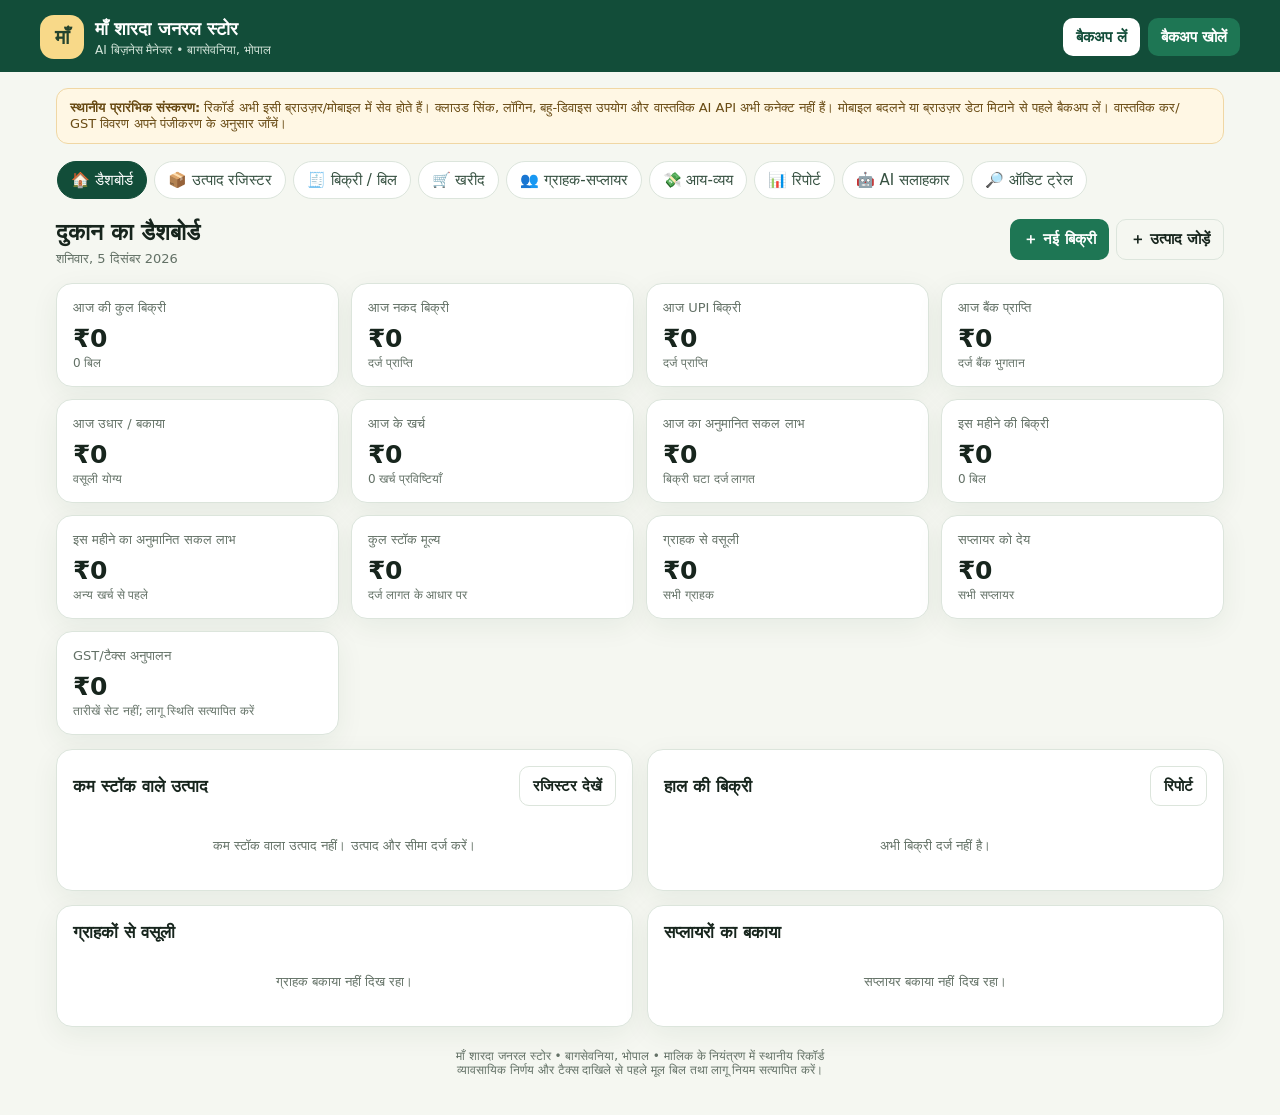
<file: ai-manager/index.html>
<!doctype html>
<html lang="hi">
<head>
<meta charset="utf-8"><meta name="viewport" content="width=device-width,initial-scale=1,viewport-fit=cover">
<meta name="theme-color" content="#124d39"><meta name="description" content="माँ शारदा जनरल स्टोर का मोबाइल-फ्रेंडली स्थानीय व्यवसाय प्रबंधन डैशबोर्ड"><link rel="manifest" href="./manifest.webmanifest">
<title>माँ शारदा जनरल स्टोर — AI मैनेजर</title>
<style>
:root{--green:#124d39;--green2:#1e7654;--cream:#f5f7f1;--ink:#17251d;--muted:#637166;--line:#dce5dc;--white:#fff;--orange:#f0a43a;--red:#b83c3c;--shadow:0 8px 28px #173b2510}
*{box-sizing:border-box}body{margin:0;background:var(--cream);color:var(--ink);font-family:system-ui,-apple-system,"Noto Sans Devanagari",sans-serif;font-size:15px}button,input,select,textarea{font:inherit}button{cursor:pointer}.top{background:var(--green);color:#fff;padding:15px 16px 13px}.top-inner{max-width:1200px;margin:auto;display:flex;align-items:center;justify-content:space-between;gap:12px}.brand{display:flex;gap:11px;align-items:center}.logo{display:grid;place-items:center;width:44px;height:44px;background:#f8d989;color:#24432e;border-radius:14px;font-weight:900;font-size:20px}.brand h1{font-size:18px;margin:0}.brand p{font-size:12px;margin:3px 0 0;color:#d5e6db}.top-actions{display:flex;gap:8px;flex-wrap:wrap}.btn{border:0;border-radius:10px;background:var(--green2);color:white;padding:10px 13px;font-weight:650}.btn.light{background:#fff;color:var(--green)}.btn.outline{background:transparent;border:1px solid var(--line);color:var(--ink)}.btn.warn{background:#fff0db;color:#78460b}.btn.danger{background:#fae6e4;color:#8d2929}.btn:disabled{opacity:.5;cursor:not-allowed}
.wrap{max-width:1200px;margin:auto;padding:16px}.notice{border:1px solid #f0d7a4;background:#fff7e4;color:#694b14;border-radius:12px;padding:11px 13px;font-size:13px;margin-bottom:15px}.tabs{display:flex;gap:7px;overflow:auto;padding:2px 1px 12px;scrollbar-width:thin}.tab{white-space:nowrap;border:1px solid var(--line);background:#fff;border-radius:999px;padding:9px 13px;color:#365141}.tab.active{background:var(--green);border-color:var(--green);color:#fff}.view{display:none}.view.active{display:block}.head{display:flex;align-items:flex-start;justify-content:space-between;gap:12px;margin:8px 0 16px}.head h2{font-size:23px;margin:0}.head p{margin:5px 0 0;color:var(--muted);font-size:13px}.cards{display:grid;grid-template-columns:repeat(4,minmax(0,1fr));gap:12px}.card,.panel{background:#fff;border:1px solid var(--line);border-radius:16px;padding:16px;box-shadow:var(--shadow);min-width:0}.metric-label{font-size:13px;color:var(--muted)}.metric{font-size:25px;font-weight:800;letter-spacing:-.5px;margin:8px 0 3px;overflow-wrap:anywhere}.metric-sub{font-size:12px;color:var(--muted)}.grid2{display:grid;grid-template-columns:1fr 1fr;gap:14px;margin-top:14px}.panel h3{margin:0 0 12px;font-size:17px}.panel-head{display:flex;align-items:center;justify-content:space-between;gap:8px;margin-bottom:12px}.panel-head h3{margin:0}.table-wrap{overflow:auto}table{border-collapse:collapse;width:100%;min-width:550px}th,td{text-align:left;border-bottom:1px solid #edf1ec;padding:10px 9px;font-size:13px;vertical-align:top}th{color:var(--muted);font-weight:650;background:#fafbf8}td strong{font-weight:750}.pill{display:inline-block;border-radius:999px;padding:4px 8px;font-size:11px;background:#e5f3e8;color:#245c37}.pill.low{background:#fff0d8;color:#84520e}.pill.due{background:#fce6e4;color:#902d2d}.empty{color:var(--muted);padding:20px 10px;text-align:center;font-size:13px}.formgrid{display:grid;grid-template-columns:repeat(2,minmax(0,1fr));gap:12px}.field{display:flex;flex-direction:column;gap:5px}.field.full{grid-column:1/-1}.field label{font-size:13px;font-weight:700;color:#3c5042}.field input,.field select,.field textarea{width:100%;border:1px solid #ccd8ce;background:#fff;border-radius:10px;padding:11px 12px;min-height:44px;color:var(--ink)}.field textarea{min-height:80px;resize:vertical}.form-actions{display:flex;gap:8px;flex-wrap:wrap;margin-top:14px}.form-panel{max-width:800px}.split{display:grid;grid-template-columns:minmax(0,1fr) minmax(300px,.9fr);gap:14px}.actions{display:flex;gap:7px;flex-wrap:wrap}.small{font-size:12px;color:var(--muted)}.list{display:grid;gap:8px}.listrow{display:flex;justify-content:space-between;gap:12px;border-bottom:1px solid #edf1ec;padding:10px 0}.listrow:last-child{border-bottom:0}.listrow span{color:var(--muted);font-size:13px}.chatbox{border:1px solid var(--line);border-radius:14px;padding:13px;background:#fbfcf8;min-height:90px;margin:12px 0;white-space:pre-wrap;line-height:1.6}.questionchips{display:flex;gap:7px;flex-wrap:wrap;margin-top:10px}.questionchips button{border:1px solid var(--line);border-radius:999px;background:white;padding:8px 10px;font-size:12px}.foot{text-align:center;color:var(--muted);font-size:12px;padding:22px 10px}.hidden{display:none!important}.stockbar{height:6px;background:#edf2ed;border-radius:99px;overflow:hidden;margin-top:7px}.stockbar span{display:block;height:100%;background:#e6a33d}.toast{position:fixed;left:50%;bottom:18px;transform:translateX(-50%);background:#183d2b;color:#fff;border-radius:12px;padding:12px 16px;box-shadow:0 8px 30px #0002;z-index:20;max-width:90vw}.stat-good{color:#17653d}.stat-bad{color:#a82e2e}.print-only{display:none}
@media(max-width:850px){.cards{grid-template-columns:repeat(2,minmax(0,1fr))}.grid2,.split{grid-template-columns:1fr}.head h2{font-size:21px}.metric{font-size:23px}.wrap{padding:12px}.card,.panel{padding:13px}}
@media(max-width:480px){.top-inner{align-items:flex-start}.brand h1{font-size:16px}.top-actions .btn{padding:8px;font-size:12px}.logo{width:40px;height:40px}.formgrid{grid-template-columns:1fr}.field.full{grid-column:auto}.head{flex-direction:column}.cards{gap:8px}.card{padding:11px}.metric{font-size:20px}.tabs{margin-right:-12px}.btn{padding:10px 11px}}
@media print{.top,.tabs,.notice,.no-print,.foot{display:none!important}body{background:#fff}.wrap{padding:0;max-width:none}.view{display:none!important}#invoicePrint{display:block!important}.print-only{display:block}.panel,.card{box-shadow:none;border:0}}
</style>
</head>
<body>
<header class="top"><div class="top-inner"><div class="brand"><div class="logo">माँ</div><div><h1>माँ शारदा जनरल स्टोर</h1><p>AI बिज़नेस मैनेजर • बागसेवनिया, भोपाल</p></div></div><div class="top-actions"><button class="btn light" id="exportBtn">बैकअप लें</button><button class="btn" id="importBtn">बैकअप खोलें</button><input type="file" id="importFile" accept="application/json,.json" class="hidden"></div></div></header>
<main class="wrap">
<div class="notice"><strong>स्थानीय प्रारंभिक संस्करण:</strong> रिकॉर्ड अभी इसी ब्राउज़र/मोबाइल में सेव होते हैं। क्लाउड सिंक, लॉगिन, बहु-डिवाइस उपयोग और वास्तविक AI API अभी कनेक्ट नहीं हैं। मोबाइल बदलने या ब्राउज़र डेटा मिटाने से पहले बैकअप लें। वास्तविक कर/ GST विवरण अपने पंजीकरण के अनुसार जाँचें।</div>
<nav class="tabs" aria-label="व्यवसाय मॉड्यूल">
<button class="tab active" data-view="dashboard">🏠 डैशबोर्ड</button><button class="tab" data-view="products">📦 उत्पाद रजिस्टर</button><button class="tab" data-view="sales">🧾 बिक्री / बिल</button><button class="tab" data-view="purchases">🛒 खरीद</button><button class="tab" data-view="parties">👥 ग्राहक-सप्लायर</button><button class="tab" data-view="expenses">💸 आय-व्यय</button><button class="tab" data-view="reports">📊 रिपोर्ट</button><button class="tab" data-view="advisor">🤖 AI सलाहकार</button><button class="tab" data-view="audit">🔎 ऑडिट ट्रेल</button>
</nav>
<section class="view active" id="view-dashboard">
<div class="head"><div><h2>दुकान का डैशबोर्ड</h2><p id="todayLabel"></p></div><div class="actions no-print"><button class="btn" data-goto="sales">＋ नई बिक्री</button><button class="btn outline" data-goto="products">＋ उत्पाद जोड़ें</button></div></div>
<div class="cards" id="dashboardCards"></div>
<div class="grid2"><div class="panel"><div class="panel-head"><h3>कम स्टॉक वाले उत्पाद</h3><button class="btn outline" data-goto="products">रजिस्टर देखें</button></div><div id="lowStock"></div></div><div class="panel"><div class="panel-head"><h3>हाल की बिक्री</h3><button class="btn outline" data-goto="reports">रिपोर्ट</button></div><div id="recentSales"></div></div><div class="panel"><h3>ग्राहकों से वसूली</h3><div id="customerDue"></div></div><div class="panel"><h3>सप्लायरों का बकाया</h3><div id="supplierDue"></div></div></div>
</section>
<section class="view" id="view-products">
<div class="head"><div><h2>उत्पाद एवं स्टॉक रजिस्टर</h2><p>हर उत्पाद का अलग Product ID • खरीद/बिक्री से स्टॉक अपडेट</p></div><button class="btn no-print" id="newProductBtn">＋ उत्पाद जोड़ें</button></div>
<div class="panel form-panel hidden" id="productFormPanel"><h3>नया उत्पाद दर्ज करें</h3><form id="productForm"><div class="formgrid">
<div class="field"><label>उत्पाद का नाम *</label><input name="name" required maxlength="120"></div><div class="field"><label>श्रेणी</label><input name="category" placeholder="मनिहारी, घरेलू, किचन..."></div>
<div class="field"><label>इकाई</label><select name="unit"><option>नग</option><option>पैक</option><option>डिब्बा</option><option>किलो</option><option>ग्राम</option><option>लीटर</option><option>मीटर</option><option>दर्जन</option></select></div><div class="field"><label>प्रारंभिक स्टॉक</label><input name="stock" type="number" min="0" step="0.001" value="0" required></div>
<div class="field"><label>प्रति इकाई लागत ₹</label><input name="cost" type="number" min="0" step="0.01" value="0" required></div><div class="field"><label>फुटकर मूल्य ₹</label><input name="retail" type="number" min="0" step="0.01" value="0" required></div>
<div class="field"><label>होलसेल मूल्य ₹</label><input name="wholesale" type="number" min="0" step="0.01" value="0" required></div><div class="field"><label>कम स्टॉक सीमा</label><input name="minStock" type="number" min="0" step="0.001" value="5" required></div>
<div class="field"><label>GST दर (%) — पुष्टि के बाद</label><input name="gst" type="number" min="0" max="100" step="0.01" value="0"></div>
<div class="field"><label>प्रारंभिक स्टॉक का स्रोत</label><select name="openingSource"><option value="opening">उद्घाटन स्टॉक (रिकॉर्ड)</option><option value="purchase">नई खरीद (खरीद मॉड्यूल से दर्ज करें)</option></select></div>
</div><div class="form-actions"><button class="btn" type="submit">उत्पाद सेव करें</button><button class="btn outline" type="button" id="cancelProduct">रद्द करें</button></div></form><p class="small">उत्पाद मिटाने का विकल्प नहीं है। गलत रिकॉर्ड के लिए ऑडिट और सुधार प्रक्रिया अपनाएँ।</p></div>
<div class="panel"><div class="formgrid"><div class="field"><label>खोजें</label><input id="productSearch" placeholder="नाम, Product ID या श्रेणी"></div><div class="field"><label>स्टॉक फ़िल्टर</label><select id="stockFilter"><option value="all">सभी उत्पाद</option><option value="low">कम स्टॉक</option><option value="available">स्टॉक उपलब्ध</option></select></div></div><div class="table-wrap"><table><thead><tr><th>Product ID / नाम</th><th>श्रेणी</th><th>स्टॉक</th><th>लागत</th><th>फुटकर</th><th>होलसेल</th><th>स्टॉक मूल्य</th><th>स्थिति</th></tr></thead><tbody id="productsTable"></tbody></table></div><div id="productsEmpty" class="empty hidden">अभी कोई उत्पाद नहीं। पहले उत्पाद दर्ज करें।</div></div>
</section>
<section class="view" id="view-sales">
<div class="head"><div><h2>बिक्री और बिलिंग</h2><p>फुटकर/होलसेल • नकद/UPI/उधार • बिल नंबर स्वतः</p></div></div>
<div class="split"><div class="panel form-panel"><h3>नई बिक्री दर्ज करें</h3><form id="saleForm"><div class="formgrid">
<div class="field full"><label>उत्पाद *</label><select name="productId" id="saleProduct" required></select></div><div class="field"><label>बिक्री प्रकार</label><select name="type"><option value="retail">फुटकर</option><option value="wholesale">होलसेल</option></select></div><div class="field"><label>मात्रा *</label><input name="qty" type="number" min="0.001" step="0.001" value="1" required></div>
<div class="field"><label>प्रति इकाई मूल्य ₹ *</label><input name="price" id="salePrice" type="number" min="0" step="0.01" required></div><div class="field"><label>ग्राहक</label><select name="customerId" id="saleCustomer"></select></div>
<div class="field"><label>भुगतान प्रकार</label><select name="paymentMode"><option value="cash">नकद</option><option value="upi">UPI</option><option value="bank">बैंक</option><option value="credit">पूरा उधार</option><option value="partial">आंशिक भुगतान</option></select></div><div class="field"><label>अभी प्राप्त ₹</label><input name="paid" type="number" min="0" step="0.01" value="0"></div>
<div class="field full"><label>नोट / बिल विवरण</label><input name="note" maxlength="200" placeholder="वैकल्पिक"></div>
</div><p class="small" id="saleEstimate">उत्पाद चुनने पर अनुमान दिखेगा।</p><div class="form-actions"><button class="btn" type="submit">बिक्री सेव करें और बिल बनाएँ</button></div></form></div>
<div class="panel"><h3>बिक्री रजिस्टर</h3><div class="field"><label>तारीख</label><input id="salesDate" type="date"></div><div id="salesList" class="list" style="margin-top:10px"></div></div></div>
<div id="invoicePrint" class="panel hidden"></div>
</section>
<section class="view" id="view-purchases">
<div class="head"><div><h2>होलसेल खरीद प्रबंधन</h2><p>खरीद दर्ज होने पर स्टॉक और सप्लायर बकाया अपडेट होगा</p></div></div>
<div class="split"><div class="panel form-panel"><h3>नई खरीद दर्ज करें</h3><form id="purchaseForm"><div class="formgrid">
<div class="field full"><label>उत्पाद *</label><select name="productId" id="purchaseProduct" required></select></div><div class="field"><label>मात्रा *</label><input name="qty" type="number" min="0.001" step="0.001" value="1" required></div><div class="field"><label>प्रति इकाई लागत ₹ *</label><input name="cost" type="number" min="0" step="0.01" required></div>
<div class="field"><label>सप्लायर</label><select name="supplierId" id="purchaseSupplier"></select></div><div class="field"><label>भुगतान प्रकार</label><select name="paymentMode"><option value="cash">नकद</option><option value="upi">UPI</option><option value="bank">बैंक</option><option value="credit">उधार / बकाया</option><option value="partial">आंशिक भुगतान</option></select></div>
<div class="field"><label>अभी भुगतान ₹</label><input name="paid" type="number" min="0" step="0.01" value="0"></div><div class="field"><label>सप्लायर बिल नंबर</label><input name="vendorBill" maxlength="80"></div>
</div><div class="form-actions"><button class="btn" type="submit">खरीद सेव करें</button></div></form></div><div class="panel"><h3>खरीद रजिस्टर</h3><div id="purchasesList" class="list"></div></div></div>
</section>
<section class="view" id="view-parties">
<div class="head"><div><h2>ग्राहक और सप्लायर रजिस्टर</h2><p>संपर्क विवरण तथा बकाया रिकॉर्ड</p></div></div>
<div class="grid2"><div class="panel"><h3>ग्राहक जोड़ें</h3><form id="customerForm"><div class="formgrid"><div class="field"><label>नाम *</label><input name="name" required maxlength="100"></div><div class="field"><label>मोबाइल</label><input name="phone" inputmode="tel" maxlength="20"></div><div class="field full"><label>पता</label><input name="address" maxlength="200"></div></div><div class="form-actions"><button class="btn">ग्राहक सेव करें</button></div></form><div id="customersList" class="list" style="margin-top:14px"></div></div>
<div class="panel"><h3>सप्लायर जोड़ें</h3><form id="supplierForm"><div class="formgrid"><div class="field"><label>नाम / फर्म *</label><input name="name" required maxlength="100"></div><div class="field"><label>मोबाइल</label><input name="phone" inputmode="tel" maxlength="20"></div><div class="field full"><label>पता</label><input name="address" maxlength="200"></div></div><div class="form-actions"><button class="btn">सप्लायर सेव करें</button></div></form><div id="suppliersList" class="list" style="margin-top:14px"></div></div></div>
<div class="panel" style="margin-top:14px"><h3>बकाया वसूली / सप्लायर भुगतान</h3><p class="small">बकाया भुगतान दर्ज करने पर राशि और भुगतान का ऑडिट रिकॉर्ड रखा जाता है।</p><form id="settlementForm"><div class="formgrid"><div class="field"><label>खाता प्रकार</label><select name="partyType"><option value="customer">ग्राहक से वसूली</option><option value="supplier">सप्लायर को भुगतान</option></select></div><div class="field"><label>ग्राहक / सप्लायर</label><select name="partyId" id="settlementParty" required></select></div><div class="field"><label>राशि ₹</label><input name="amount" type="number" min="0.01" step="0.01" required></div><div class="field"><label>माध्यम</label><select name="mode"><option value="cash">नकद</option><option value="upi">UPI</option><option value="bank">बैंक</option></select></div><div class="field full"><label>टिप्पणी</label><input name="note" maxlength="200"></div></div><div class="form-actions"><button class="btn">भुगतान/वसूली दर्ज करें</button></div></form></div>
</section>
<section class="view" id="view-expenses">
<div class="head"><div><h2>दैनिक आय-व्यय रजिस्टर</h2><p>व्यावसायिक खर्च और अन्य आय अलग दर्ज करें</p></div></div>
<div class="split"><div class="panel"><h3>नई प्रविष्टि</h3><form id="expenseForm"><div class="formgrid"><div class="field"><label>प्रविष्टि प्रकार</label><select name="type"><option value="expense">खर्च</option><option value="income">अन्य आय</option></select></div><div class="field"><label>श्रेणी</label><select name="category"><option>किराया</option><option>बिजली</option><option>परिवहन</option><option>मजदूरी</option><option>पैकिंग</option><option>बैंक शुल्क</option><option>मरम्मत</option><option>अन्य</option></select></div><div class="field"><label>राशि ₹</label><input name="amount" type="number" min="0.01" step="0.01" required></div><div class="field"><label>भुगतान माध्यम</label><select name="mode"><option value="cash">नकद</option><option value="upi">UPI</option><option value="bank">बैंक</option></select></div><div class="field full"><label>विवरण</label><input name="note" maxlength="200" required></div></div><div class="form-actions"><button class="btn">प्रविष्टि सेव करें</button></div></form></div><div class="panel"><h3>आय-व्यय सूची</h3><div id="expensesList" class="list"></div></div></div>
</section>
<section class="view" id="view-reports">
<div class="head"><div><h2>रिपोर्ट एवं हिसाब</h2><p>तारीख सीमा चुनें; CSV Excel में खुल सकता है</p></div><div class="actions no-print"><button class="btn" id="csvBtn">Excel/CSV डाउनलोड</button><button class="btn outline" id="printReportBtn">प्रिंट / PDF</button></div></div>
<div class="panel"><div class="formgrid"><div class="field"><label>शुरुआत</label><input id="reportFrom" type="date"></div><div class="field"><label>अंतिम तारीख</label><input id="reportTo" type="date"></div></div><div class="form-actions no-print"><button class="btn" id="runReport">रिपोर्ट दिखाएँ</button></div><div id="reportSummary" class="cards" style="margin-top:14px"></div><div class="table-wrap" style="margin-top:15px"><table><thead><tr><th>तारीख</th><th>विवरण</th><th>प्रकार</th><th>कुल ₹</th><th>प्राप्त/भुगतान ₹</th><th>बकाया ₹</th><th>सकल लाभ ₹</th></tr></thead><tbody id="reportRows"></tbody></table></div><div class="small" style="margin-top:10px">लाभ अनुमानित है: बिक्री की लागत उत्पाद की दर्ज लागत से निकाली जाती है। स्टॉक क्षति, अन्य कर/शुल्क, मालिक निकासी और अन्य समायोजन दर्ज न होने पर शुद्ध लाभ वास्तविक लेखांकन लाभ से अलग हो सकता है।</div></div>
</section>
<section class="view" id="view-advisor">
<div class="head"><div><h2>AI बिज़नेस सलाहकार</h2><p>वर्तमान संस्करण स्थानीय रिकॉर्ड से नियम-आधारित उत्तर देता है; बाहरी AI मॉडल अभी कनेक्ट नहीं है।</p></div></div>
<div class="panel"><h3>हिंदी में प्रश्न पूछें</h3><form id="advisorForm"><div class="field"><label>आपका सवाल</label><input id="advisorQuestion" required placeholder="आज कितनी बिक्री हुई? किस सामान की खरीद करनी चाहिए?"></div><div class="form-actions"><button class="btn">उत्तर दें</button></div></form><div class="questionchips"><button type="button">आज कितनी बिक्री हुई?</button><button type="button">आज कितना लाभ हुआ?</button><button type="button">किस सामान की खरीद करनी चाहिए?</button><button type="button">किस ग्राहक से कितनी रकम लेनी है?</button><button type="button">कौन-सा सामान सबसे ज्यादा बिक रहा है?</button><button type="button">कौन-सा सामान लंबे समय से नहीं बिका?</button><button type="button">इस महीने का आय-व्यय विवरण क्या है?</button></div><div id="advisorAnswer" class="chatbox">नमस्ते! मैं अभी आपके इस मोबाइल में दर्ज स्थानीय रिकॉर्ड का विश्लेषण कर सकता हूँ। पहले उत्पाद, बिक्री और खरीद दर्ज करें।</div><p class="small">AI को वास्तविक डेटाबेस से जोड़ने के लिए अगला चरण सुरक्षित Supabase बैकएंड और सर्वर-साइड AI फ़ंक्शन है। यह संस्करण अपने आप खरीद आदेश, भुगतान या टैक्स रिटर्न नहीं करता।</p></div>
</section>
<section class="view" id="view-audit">
<div class="head"><div><h2>ऑडिट ट्रेल</h2><p>महत्वपूर्ण बदलावों का समय, प्रकार और विवरण</p></div><button class="btn outline no-print" id="auditCsv">ऑडिट CSV</button></div>
<div class="panel"><div class="table-wrap"><table><thead><tr><th>समय</th><th>घटना</th><th>रिकॉर्ड ID</th><th>विवरण</th></tr></thead><tbody id="auditRows"></tbody></table></div><p class="small">इस प्रारंभिक संस्करण में लेन-देन हटाने का बटन नहीं है। चूँकि रिकॉर्ड केवल इसी ब्राउज़र में हैं, यह सर्वर-सुरक्षित/अपरिवर्तनीय ऑडिट लॉग नहीं है। उत्पादन उपयोग से पहले सर्वर-साइड ऑडिट और भूमिका-आधारित अनुमतियाँ आवश्यक हैं।</p></div>
</section>
<div id="toast" class="toast hidden" role="status"></div>
<footer class="foot">माँ शारदा जनरल स्टोर • बागसेवनिया, भोपाल • मालिक के नियंत्रण में स्थानीय रिकॉर्ड<br>व्यावसायिक निर्णय और टैक्स दाखिले से पहले मूल बिल तथा लागू नियम सत्यापित करें।</footer>
</main>
<script>
(function(){
'use strict';
const KEY='maaShardaBusinessManager_v1';
const today=()=>new Date().toISOString().slice(0,10);
const money=n=>'₹'+(Number(n)||0).toLocaleString('en-IN',{maximumFractionDigits:2});
const num=v=>Number(v)||0;
const id=(prefix,arr)=>prefix+'-'+String(arr.length+1).padStart(5,'0')+'-'+Date.now().toString().slice(-4);
const safe=s=>String(s??'').replace(/[&<>"']/g,c=>({'&':'&amp;','<':'&lt;','>':'&gt;','"':'&quot;',"'":'&#39;'}[c]));
const fresh=()=>({products:[],customers:[],suppliers:[],sales:[],purchases:[],expenses:[],settlements:[],audit:[],settings:{shop:'माँ शारदा जनरल स्टोर',owner:'मनोज गौर',phone:'9098682878',location:'बागसेवनिया, भोपाल, मध्य प्रदेश',gstRegistered:false,gstin:'',gstinNote:'GST स्थिति/दर सत्यापित करें'}});
let db;
try{db=JSON.parse(localStorage.getItem(KEY))||fresh()}catch(e){db=fresh()}
for(const k of Object.keys(fresh()))if(db[k]===undefined)db[k]=fresh()[k];
const persist=()=>{try{localStorage.setItem(KEY,JSON.stringify(db));return true}catch(e){toast('स्टोरेज भर गया है। तुरंत JSON बैकअप लें।');return false}};
function log(action,recordId,details){db.audit.unshift({id:id('AUD',db.audit),time:new Date().toISOString(),action,recordId,details});db.audit=db.audit.slice(0,1500)}
function toast(msg){const el=document.getElementById('toast');el.textContent=msg;el.classList.remove('hidden');clearTimeout(toast.timer);toast.timer=setTimeout(()=>el.classList.add('hidden'),3000)}
function dateText(s){return s?new Date(s.length===10?s+'T12:00:00':s).toLocaleString('hi-IN',{dateStyle:'medium',...(s.length>10?{timeStyle:'short'}:{})}):'—'}
function sum(a,fn){return a.reduce((t,x)=>t+fn(x),0)}
function product(pid){return db.products.find(p=>p.id===pid)}
function customer(cid){return db.customers.find(p=>p.id===cid)}
function supplier(sid){return db.suppliers.find(p=>p.id===sid)}
function paidDue(x){return Math.max(0,num(x.total)-num(x.paid))}
function salesToday(){return db.sales.filter(x=>x.date===today())}
function totalSales(a){return sum(a,x=>num(x.total))}
function saleGross(x){return num(x.total)-num(x.costTotal)}
function customerOutstanding(cid){return sum(db.sales.filter(s=>s.customerId===cid),paidDue)-sum(db.settlements.filter(s=>s.partyType==='customer'&&s.partyId===cid),s=>num(s.amount))}
function supplierOutstanding(sid){return sum(db.purchases.filter(p=>p.supplierId===sid),paidDue)-sum(db.settlements.filter(s=>s.partyType==='supplier'&&s.partyId===sid),s=>num(s.amount))}
function showView(name){document.querySelectorAll('.view').forEach(v=>v.classList.toggle('active',v.id==='view-'+name));document.querySelectorAll('.tab').forEach(v=>v.classList.toggle('active',v.dataset.view===name));if(name==='dashboard')renderDashboard();if(name==='products')renderProducts();if(name==='sales')renderSales();if(name==='purchases')renderPurchases();if(name==='parties')renderParties();if(name==='expenses')renderExpenses();if(name==='reports')runReport();if(name==='audit')renderAudit();window.scrollTo({top:0,behavior:'smooth'})}
document.querySelectorAll('[data-view]').forEach(b=>b.addEventListener('click',()=>showView(b.dataset.view)));
document.querySelectorAll('[data-goto]').forEach(b=>b.addEventListener('click',()=>showView(b.dataset.goto)));
function card(label,value,sub=''){return '<div class="card"><div class="metric-label">'+label+'</div><div class="metric">'+money(value)+'</div><div class="metric-sub">'+sub+'</div></div>'}
function renderDashboard(){
 const s=salesToday(),m=new Date().toISOString().slice(0,7),ms=db.sales.filter(x=>x.date.startsWith(m)),ex=db.expenses.filter(x=>x.date===today()&&x.type==='expense');
 const cash=sum(s.filter(x=>x.paymentMode==='cash'),x=>num(x.paid));const upi=sum(s.filter(x=>x.paymentMode==='upi'),x=>num(x.paid));const bank=sum(s.filter(x=>x.paymentMode==='bank'),x=>num(x.paid));const credit=sum(s,paidDue);
 const gross=sum(s,saleGross),monthGross=sum(ms,saleGross),stock=sum(db.products,p=>num(p.stock)*num(p.cost));
 document.getElementById('todayLabel').textContent=new Date().toLocaleDateString('hi-IN',{weekday:'long',year:'numeric',month:'long',day:'numeric'});
 document.getElementById('dashboardCards').innerHTML=card('आज की कुल बिक्री',totalSales(s),s.length+' बिल')+card('आज नकद बिक्री',cash,'दर्ज प्राप्ति')+card('आज UPI बिक्री',upi,'दर्ज प्राप्ति')+card('आज बैंक प्राप्ति',bank,'दर्ज बैंक भुगतान')+card('आज उधार / बकाया',credit,'वसूली योग्य')+card('आज के खर्च',sum(ex,x=>num(x.amount)),ex.length+' खर्च प्रविष्टियाँ')+card('आज का अनुमानित सकल लाभ',gross,'बिक्री घटा दर्ज लागत')+card('इस महीने की बिक्री',totalSales(ms),ms.length+' बिल')+card('इस महीने का अनुमानित सकल लाभ',monthGross,'अन्य खर्च से पहले')+card('कुल स्टॉक मूल्य',stock,'दर्ज लागत के आधार पर')+card('ग्राहक से वसूली',sum(db.customers,c=>Math.max(0,customerOutstanding(c.id))),'सभी ग्राहक')+card('सप्लायर को देय',sum(db.suppliers,s=>Math.max(0,supplierOutstanding(s.id))),'सभी सप्लायर')+card('GST/टैक्स अनुपालन','—','तारीखें सेट नहीं; लागू स्थिति सत्यापित करें');
 const lows=db.products.filter(p=>num(p.stock)<=num(p.minStock));
 document.getElementById('lowStock').innerHTML=lows.length?lows.slice(0,8).map(p=>'<div class="listrow"><div><strong>'+safe(p.name)+'</strong><br><span>'+safe(p.id)+' · सीमा '+num(p.minStock)+'</span></div><span class="pill low">स्टॉक '+num(p.stock)+' '+safe(p.unit)+'</span></div>').join(''):'<div class="empty">कम स्टॉक वाला उत्पाद नहीं। उत्पाद और सीमा दर्ज करें।</div>';
 document.getElementById('recentSales').innerHTML=db.sales.slice(0,6).map(saleRow).join('')||'<div class="empty">अभी बिक्री दर्ज नहीं है।</div>';
 document.getElementById('customerDue').innerHTML=db.customers.filter(c=>customerOutstanding(c.id)>0).slice(0,6).map(c=>'<div class="listrow"><div><strong>'+safe(c.name)+'</strong><br><span>'+safe(c.phone||'मोबाइल नहीं')+'</span></div><strong>'+money(customerOutstanding(c.id))+'</strong></div>').join('')||'<div class="empty">ग्राहक बकाया नहीं दिख रहा।</div>';
 document.getElementById('supplierDue').innerHTML=db.suppliers.filter(s=>supplierOutstanding(s.id)>0).slice(0,6).map(s=>'<div class="listrow"><div><strong>'+safe(s.name)+'</strong><br><span>'+safe(s.phone||'मोबाइल नहीं')+'</span></div><strong>'+money(supplierOutstanding(s.id))+'</strong></div>').join('')||'<div class="empty">सप्लायर बकाया नहीं दिख रहा।</div>';
}
function saleRow(s){return '<div class="listrow"><div><strong>'+safe(s.billNo)+'</strong><br><span>'+dateText(s.date)+' · '+safe(s.productName)+'</span></div><div style="text-align:right"><strong>'+money(s.total)+'</strong><br><span>'+safe({cash:'नकद',upi:'UPI',bank:'बैंक',credit:'उधार',partial:'आंशिक'}[s.paymentMode]||s.paymentMode)+'</span></div></div>'}
function renderProducts(){
 const term=(document.getElementById('productSearch').value||'').toLowerCase(),filter=document.getElementById('stockFilter').value;
 const list=db.products.filter(p=>(!term||(p.name+' '+p.id+' '+p.category).toLowerCase().includes(term))&&(filter==='all'||(filter==='low'?num(p.stock)<=num(p.minStock):num(p.stock)>0)));
 document.getElementById('productsTable').innerHTML=list.map(p=>'<tr><td><strong>'+safe(p.name)+'</strong><br><span class="small">'+safe(p.id)+'</span></td><td>'+safe(p.category||'—')+'</td><td>'+num(p.stock)+' '+safe(p.unit)+'</td><td>'+money(p.cost)+'</td><td>'+money(p.retail)+'</td><td>'+money(p.wholesale)+'</td><td>'+money(num(p.stock)*num(p.cost))+'</td><td>'+(num(p.stock)<=num(p.minStock)?'<span class="pill low">कम स्टॉक</span>':'<span class="pill">ठीक</span>')+'</td></tr>').join('');
 document.getElementById('productsEmpty').classList.toggle('hidden',list.length>0);
 fillSelects();
}
document.getElementById('productSearch').addEventListener('input',renderProducts);document.getElementById('stockFilter').addEventListener('change',renderProducts);
document.getElementById('newProductBtn').onclick=()=>document.getElementById('productFormPanel').classList.remove('hidden');document.getElementById('cancelProduct').onclick=()=>document.getElementById('productFormPanel').classList.add('hidden');
document.getElementById('productForm').addEventListener('submit',e=>{e.preventDefault();const f=new FormData(e.currentTarget);const p={id:id('MSGS',db.products),name:f.get('name').trim(),category:f.get('category').trim(),unit:f.get('unit'),stock:num(f.get('stock')),cost:num(f.get('cost')),retail:num(f.get('retail')),wholesale:num(f.get('wholesale')),minStock:num(f.get('minStock')),gst:num(f.get('gst')),createdAt:new Date().toISOString()};db.products.unshift(p);log('PRODUCT_CREATED',p.id,'उत्पाद दर्ज: '+p.name+'; प्रारंभिक स्टॉक '+p.stock);persist();e.currentTarget.reset();document.getElementById('productFormPanel').classList.add('hidden');renderProducts();toast('उत्पाद सेव हुआ: '+p.id)});
function fillSelects(){
 const prodOpts='<option value="">उत्पाद चुनें</option>'+db.products.map(p=>'<option value="'+safe(p.id)+'">'+safe(p.name)+' · स्टॉक '+num(p.stock)+' · '+safe(p.id)+'</option>').join('');
 const custOpts='<option value="">Walk-in / सामान्य ग्राहक</option>'+db.customers.map(p=>'<option value="'+safe(p.id)+'">'+safe(p.name)+'</option>').join('');
 const suppOpts='<option value="">सप्लायर चुनें</option>'+db.suppliers.map(p=>'<option value="'+safe(p.id)+'">'+safe(p.name)+'</option>').join('');
 document.getElementById('saleProduct').innerHTML=prodOpts;document.getElementById('purchaseProduct').innerHTML=prodOpts;document.getElementById('saleCustomer').innerHTML=custOpts;document.getElementById('purchaseSupplier').innerHTML=suppOpts;updateSettlementSelect();
}
document.getElementById('saleProduct').addEventListener('change',()=>{const p=product(document.getElementById('saleProduct').value);if(p)document.getElementById('salePrice').value=document.querySelector('#saleForm [name=type]').value==='wholesale'?p.wholesale:p.retail;estimateSale()});
document.querySelector('#saleForm [name=type]').addEventListener('change',()=>{const p=product(document.getElementById('saleProduct').value);if(p)document.getElementById('salePrice').value=document.querySelector('#saleForm [name=type]').value==='wholesale'?p.wholesale:p.retail;estimateSale()});
['qty','price','paid','paymentMode'].forEach(n=>document.querySelector('#saleForm [name='+n+']').addEventListener('input',estimateSale));
function estimateSale(){const p=product(document.getElementById('saleProduct').value),q=num(document.querySelector('#saleForm [name=qty]').value),price=num(document.getElementById('salePrice').value);document.getElementById('saleEstimate').textContent=p?'कुल '+money(q*price)+' • अनुमानित सकल लाभ '+money(q*(price-num(p.cost)))+' • उपलब्ध स्टॉक '+p.stock:'उत्पाद चुनने पर अनुमान दिखेगा।'}
document.getElementById('saleForm').addEventListener('submit',e=>{e.preventDefault();const f=new FormData(e.currentTarget),p=product(f.get('productId')),qty=num(f.get('qty')),price=num(f.get('price')),total=qty*price,paid=num(f.get('paid')),mode=f.get('paymentMode');if(!p)return toast('पहले उत्पाद जोड़ें।');if(qty>num(p.stock))return toast('स्टॉक कम है। उपलब्ध: '+p.stock);if(paid>total)return toast('प्राप्त राशि बिल से अधिक नहीं हो सकती।');if(mode==='cash'||mode==='upi'||mode==='bank'){if(paid===0)f.set('paid',String(total));}if(mode==='credit')f.set('paid','0');const finalPaid=num(f.get('paid'));if(finalPaid>total)return toast('प्राप्त राशि बिल से अधिक है।');const s={id:id('SALE',db.sales),billNo:'MSGS-BILL-'+String(db.sales.length+1).padStart(5,'0'),date:today(),createdAt:new Date().toISOString(),productId:p.id,productName:p.name,type:f.get('type'),qty,unit:p.unit,price,total,paid:finalPaid,due:total-finalPaid,costTotal:qty*num(p.cost),paymentMode:mode,customerId:f.get('customerId'),customerName:customer(f.get('customerId'))?.name||'सामान्य ग्राहक',note:f.get('note')||'',gstRate:num(p.gst),gstAmount:total*num(p.gst)/(100+num(p.gst))};p.stock-=qty;db.sales.unshift(s);log('SALE_CREATED',s.id,'बिल '+s.billNo+'; '+p.name+' × '+qty+'; कुल '+total+'; प्राप्त '+finalPaid+'; बकाया '+(total-finalPaid));persist();e.currentTarget.reset();document.querySelector('#saleForm [name=qty]').value=1;document.querySelector('#saleForm [name=paid]').value=0;document.getElementById('saleEstimate').textContent='बिक्री दर्ज हुई।';renderProducts();renderSales();renderDashboard();showInvoice(s);toast('बिक्री दर्ज हुई: '+s.billNo)});
function showInvoice(s){const el=document.getElementById('invoicePrint');el.classList.remove('hidden');el.innerHTML='<div class="print-only"><h2>'+safe(db.settings.shop)+'</h2><p>'+safe(db.settings.location)+' · '+safe(db.settings.phone)+'</p><hr></div><div class="panel-head"><h3>बिल '+safe(s.billNo)+'</h3><button class="btn outline no-print" onclick="window.print()">बिल प्रिंट / PDF</button></div><div class="listrow"><span>तारीख</span><strong>'+dateText(s.date)+'</strong></div><div class="listrow"><span>ग्राहक</span><strong>'+safe(s.customerName)+'</strong></div><div class="listrow"><span>उत्पाद</span><strong>'+safe(s.productName)+' × '+s.qty+' '+safe(s.unit)+'</strong></div><div class="listrow"><span>प्रकार</span><strong>'+(s.type==='wholesale'?'होलसेल':'फुटकर')+'</strong></div><div class="listrow"><span>कुल राशि</span><strong>'+money(s.total)+'</strong></div><div class="listrow"><span>भुगतान प्राप्त</span><strong>'+money(s.paid)+'</strong></div><div class="listrow"><span>बकाया</span><strong>'+money(s.total-s.paid)+'</strong></div><p class="small">GST दर/राशि उत्पाद के दर्ज प्रतिशत पर आधारित संकेतक है; वास्तविक टैक्स इनवॉइस जारी करने से पहले पंजीकरण और लागू नियमों की पुष्टि करें।</p>'}
function renderSales(){fillSelects();const d=document.getElementById('salesDate').value||today();document.getElementById('salesList').innerHTML=db.sales.filter(s=>s.date===d).map(s=>saleRow(s)+'<div class="actions"><button class="btn outline" data-bill="'+safe(s.id)+'">बिल देखें / प्रिंट</button></div>').join('')||'<div class="empty">इस तारीख की बिक्री नहीं।</div>';document.querySelectorAll('[data-bill]').forEach(b=>b.onclick=()=>showInvoice(db.sales.find(s=>s.id===b.dataset.bill)))}
document.getElementById('salesDate').value=today();document.getElementById('salesDate').addEventListener('change',renderSales);
document.getElementById('purchaseForm').addEventListener('submit',e=>{e.preventDefault();const f=new FormData(e.currentTarget),p=product(f.get('productId')),qty=num(f.get('qty')),cost=num(f.get('cost')),total=qty*cost,paid=num(f.get('paid')),mode=f.get('paymentMode');if(!p)return toast('पहले उत्पाद जोड़ें।');if(paid>total)return toast('भुगतान कुल खरीद से अधिक नहीं हो सकता।');const actualPaid=mode==='credit'?0:(mode==='cash'||mode==='upi')&&paid===0?total:paid;if(actualPaid>total)return toast('भुगतान राशि जाँचें।');const oldStock=num(p.stock),oldCost=num(p.cost);p.cost=(oldStock+qty)>0?((oldStock*oldCost)+(qty*cost))/(oldStock+qty):cost;p.stock+=qty;const x={id:id('PUR',db.purchases),date:today(),createdAt:new Date().toISOString(),productId:p.id,productName:p.name,qty,cost,total,paid:actualPaid,supplierId:f.get('supplierId'),supplierName:supplier(f.get('supplierId'))?.name||'सप्लायर निर्दिष्ट नहीं',paymentMode:mode,vendorBill:f.get('vendorBill')||''};db.purchases.unshift(x);log('PURCHASE_CREATED',x.id,'खरीद '+p.name+' × '+qty+'; कुल '+total+'; भुगतान '+actualPaid);persist();e.currentTarget.reset();document.querySelector('#purchaseForm [name=qty]').value=1;document.querySelector('#purchaseForm [name=paid]').value=0;renderPurchases();renderProducts();renderDashboard();toast('खरीद और स्टॉक अपडेट हुए')});
function renderPurchases(){document.getElementById('purchasesList').innerHTML=db.purchases.slice(0,30).map(p=>'<div class="listrow"><div><strong>'+safe(p.productName)+'</strong><br><span>'+dateText(p.date)+' · '+safe(p.supplierName)+'</span></div><div style="text-align:right"><strong>'+money(p.total)+'</strong><br><span>भुगतान '+money(p.paid)+' · बकाया '+money(paidDue(p))+'</span></div></div>').join('')||'<div class="empty">खरीद दर्ज नहीं है।</div>';fillSelects()}
document.getElementById('customerForm').addEventListener('submit',e=>{e.preventDefault();const f=new FormData(e.currentTarget),c={id:id('CUS',db.customers),name:f.get('name').trim(),phone:f.get('phone').trim(),address:f.get('address').trim(),createdAt:new Date().toISOString()};db.customers.unshift(c);log('CUSTOMER_CREATED',c.id,'ग्राहक जोड़ा: '+c.name);persist();e.currentTarget.reset();renderParties();toast('ग्राहक सेव हुआ')});
document.getElementById('supplierForm').addEventListener('submit',e=>{e.preventDefault();const f=new FormData(e.currentTarget),s={id:id('SUP',db.suppliers),name:f.get('name').trim(),phone:f.get('phone').trim(),address:f.get('address').trim(),createdAt:new Date().toISOString()};db.suppliers.unshift(s);log('SUPPLIER_CREATED',s.id,'सप्लायर जोड़ा: '+s.name);persist();e.currentTarget.reset();renderParties();toast('सप्लायर सेव हुआ')});
function updateSettlementSelect(){const typ=document.querySelector('#settlementForm [name=partyType]')?.value||'customer',arr=typ==='customer'?db.customers:db.suppliers;const el=document.getElementById('settlementParty');if(el)el.innerHTML='<option value="">नाम चुनें</option>'+arr.map(p=>'<option value="'+safe(p.id)+'">'+safe(p.name)+' · बकाया '+money(typ==='customer'?customerOutstanding(p.id):supplierOutstanding(p.id))+'</option>').join('')}
document.querySelector('#settlementForm [name=partyType]').addEventListener('change',updateSettlementSelect);
document.getElementById('settlementForm').addEventListener('submit',e=>{e.preventDefault();const f=new FormData(e.currentTarget),typ=f.get('partyType'),pid=f.get('partyId'),amount=num(f.get('amount'));if(!pid||amount<=0)return toast('नाम और सही राशि चुनें।');const due=typ==='customer'?customerOutstanding(pid):supplierOutstanding(pid);if(amount>due)return toast('राशि दर्ज बकाया '+money(due)+' से अधिक है।');const x={id:id('SET',db.settlements),date:today(),createdAt:new Date().toISOString(),partyType:typ,partyId:pid,partyName:(typ==='customer'?customer(pid):supplier(pid))?.name||'',amount,mode:f.get('mode'),note:f.get('note')||''};db.settlements.unshift(x);log(typ==='customer'?'CUSTOMER_PAYMENT':'SUPPLIER_PAYMENT',x.id,(typ==='customer'?'ग्राहक से वसूली ':'सप्लायर भुगतान ')+x.partyName+' '+amount);persist();e.currentTarget.reset();updateSettlementSelect();renderParties();renderDashboard();toast('भुगतान/वसूली दर्ज हुई')});
function renderParties(){fillSelects();document.getElementById('customersList').innerHTML=db.customers.map(c=>'<div class="listrow"><div><strong>'+safe(c.name)+'</strong><br><span>'+safe(c.phone||'मोबाइल नहीं')+' · '+safe(c.address||'पता नहीं')+'</span></div><div><strong>'+money(customerOutstanding(c.id))+'</strong><br><span>बकाया</span></div></div>').join('')||'<div class="empty">ग्राहक सूची खाली है।</div>';document.getElementById('suppliersList').innerHTML=db.suppliers.map(s=>'<div class="listrow"><div><strong>'+safe(s.name)+'</strong><br><span>'+safe(s.phone||'मोबाइल नहीं')+' · '+safe(s.address||'पता नहीं')+'</span></div><div><strong>'+money(supplierOutstanding(s.id))+'</strong><br><span>बकाया</span></div></div>').join('')||'<div class="empty">सप्लायर सूची खाली है।</div>'}
document.getElementById('expenseForm').addEventListener('submit',e=>{e.preventDefault();const f=new FormData(e.currentTarget),x={id:id('EXP',db.expenses),date:today(),createdAt:new Date().toISOString(),type:f.get('type'),category:f.get('category'),amount:num(f.get('amount')),mode:f.get('mode'),note:f.get('note').trim()};db.expenses.unshift(x);log(x.type==='expense'?'EXPENSE_CREATED':'OTHER_INCOME_CREATED',x.id,x.category+' '+x.amount+'; '+x.note);persist();e.currentTarget.reset();renderExpenses();renderDashboard();toast('आय/व्यय सेव हुआ')});
function renderExpenses(){document.getElementById('expensesList').innerHTML=db.expenses.slice(0,40).map(x=>'<div class="listrow"><div><strong>'+safe(x.category)+' · '+safe(x.note)+'</strong><br><span>'+dateText(x.date)+' · '+(x.type==='expense'?'खर्च':'अन्य आय')+' · '+safe(x.mode)+'</span></div><strong class="'+(x.type==='expense'?'stat-bad':'stat-good')+'">'+(x.type==='expense'?'−':'+')+money(x.amount)+'</strong></div>').join('')||'<div class="empty">आय/व्यय प्रविष्टि नहीं है।</div>'}
function dateBounds(){return {from:document.getElementById('reportFrom').value||'0000-01-01',to:document.getElementById('reportTo').value||today()}}
function reportRows(){const {from,to}=dateBounds(),rows=[];db.sales.filter(x=>x.date>=from&&x.date<=to).forEach(x=>rows.push({date:x.date,detail:x.billNo+' · '+x.productName+' · '+x.customerName,type:'बिक्री',total:x.total,paid:x.paid,due:paidDue(x),gross:saleGross(x)}));db.purchases.filter(x=>x.date>=from&&x.date<=to).forEach(x=>rows.push({date:x.date,detail:x.productName+' · '+x.supplierName,type:'खरीद',total:x.total,paid:x.paid,due:paidDue(x),gross:0}));db.expenses.filter(x=>x.date>=from&&x.date<=to).forEach(x=>rows.push({date:x.date,detail:x.category+' · '+x.note,type:x.type==='expense'?'खर्च':'अन्य आय',total:x.amount,paid:x.amount,due:0,gross:0}));db.settlements.filter(x=>x.date>=from&&x.date<=to).forEach(x=>rows.push({date:x.date,detail:x.partyName+' · '+x.mode,type:x.partyType==='customer'?'वसूली':'सप्लायर भुगतान',total:x.amount,paid:x.amount,due:0,gross:0}));return rows.sort((a,b)=>b.date.localeCompare(a.date))}
function runReport(){const rows=reportRows(),{from,to}=dateBounds(),sales=rows.filter(x=>x.type==='बिक्री'),purchases=rows.filter(x=>x.type==='खरीद'),expenses=rows.filter(x=>x.type==='खर्च'),income=rows.filter(x=>x.type==='अन्य आय'),gross=sum(sales,x=>x.gross),net=gross-sum(expenses,x=>x.total)+sum(income,x=>x.total);document.getElementById('reportSummary').innerHTML=card('कुल बिक्री',sum(sales,x=>x.total),from+' से '+to)+card('कुल खरीद',sum(purchases,x=>x.total),'खरीद रिकॉर्ड')+card('अनुमानित सकल लाभ',gross,'बिक्री घटा लागत')+card('अनुमानित परिचालन परिणाम',net,'सकल लाभ − दर्ज खर्च + अन्य आय');document.getElementById('reportRows').innerHTML=rows.map(x=>'<tr><td>'+dateText(x.date)+'</td><td>'+safe(x.detail)+'</td><td>'+safe(x.type)+'</td><td>'+money(x.total)+'</td><td>'+money(x.paid)+'</td><td>'+money(x.due)+'</td><td>'+money(x.gross)+'</td></tr>').join('')||'<tr><td colspan="7" class="empty">चुनी गई अवधि में रिकॉर्ड नहीं है।</td></tr>'}
document.getElementById('reportFrom').value=new Date(new Date().getFullYear(),new Date().getMonth(),1).toISOString().slice(0,10);document.getElementById('reportTo').value=today();document.getElementById('runReport').onclick=runReport;document.getElementById('printReportBtn').onclick=()=>window.print();
function csvEscape(v){return '"'+String(v??'').replace(/"/g,'""')+'"'}
function download(name,content,type='text/csv;charset=utf-8;'){const blob=new Blob(['\ufeff',content],{type}),url=URL.createObjectURL(blob),a=document.createElement('a');a.href=url;a.download=name;a.click();setTimeout(()=>URL.revokeObjectURL(url),1000)}
document.getElementById('csvBtn').onclick=()=>{const rows=reportRows(),head=['तारीख','विवरण','प्रकार','कुल ₹','प्राप्त/भुगतान ₹','बकाया ₹','सकल लाभ ₹'];download('maa-sharda-report-'+today()+'.csv',[head,...rows.map(x=>[x.date,x.detail,x.type,x.total,x.paid,x.due,x.gross])].map(r=>r.map(csvEscape).join(',')).join('\r\n'))};
document.getElementById('exportBtn').onclick=()=>{download('maa-sharda-backup-'+today()+'.json',JSON.stringify({app:'Maa Sharda General Store AI Manager',version:1,exportedAt:new Date().toISOString(),data:db},null,2),'application/json;charset=utf-8;');log('BACKUP_EXPORTED','backup','JSON बैकअप डाउनलोड किया');persist();toast('JSON बैकअप डाउनलोड शुरू हुआ')};
document.getElementById('importBtn').onclick=()=>document.getElementById('importFile').click();
document.getElementById('importFile').addEventListener('change',async e=>{const file=e.target.files[0];if(!file)return;try{const parsed=JSON.parse(await file.text()),incoming=parsed.data||parsed;if(!incoming.products||!incoming.sales||!incoming.audit)throw new Error('यह माँ शारदा बैकअप फ़ाइल नहीं है।');if(!confirm('बैकअप खोलने से इस मोबाइल के वर्तमान रिकॉर्ड बदल जाएंगे। पहले वर्तमान बैकअप ले लें। जारी रखें?'))return;db=incoming;for(const k of Object.keys(fresh()))if(db[k]===undefined)db[k]=fresh()[k];log('BACKUP_IMPORTED','backup','JSON बैकअप आयात किया');persist();renderAll();toast('बैकअप लोड हुआ')}catch(err){toast('बैकअप नहीं खुला: '+err.message)}finally{e.target.value=''}});
function renderAudit(){document.getElementById('auditRows').innerHTML=db.audit.map(x=>'<tr><td>'+dateText(x.time)+'</td><td>'+safe(x.action)+'</td><td>'+safe(x.recordId)+'</td><td>'+safe(x.details)+'</td></tr>').join('')||'<tr><td colspan="4" class="empty">ऑडिट रिकॉर्ड नहीं है।</td></tr>'}
document.getElementById('auditCsv').onclick=()=>download('maa-sharda-audit-'+today()+'.csv',[['समय','घटना','रिकॉर्ड ID','विवरण'],...db.audit.map(x=>[x.time,x.action,x.recordId,x.details])].map(r=>r.map(csvEscape).join(',')).join('\r\n'));
function advisor(q){const t=q.toLowerCase(),s=salesToday(),m=new Date().toISOString().slice(0,7),ms=db.sales.filter(x=>x.date.startsWith(m));if(/आज.*(बिक्री|सेल)|कितनी बिक्री/.test(t))return 'आज की कुल बिक्री: '+money(totalSales(s))+'। बिल: '+s.length+'। नकद प्राप्ति: '+money(sum(s.filter(x=>x.paymentMode==='cash'),x=>x.paid))+'; UPI प्राप्ति: '+money(sum(s.filter(x=>x.paymentMode==='upi'),x=>x.paid))+'; आज के बिलों का कुल बकाया: '+money(sum(s,paidDue))+'.';if(/आज.*(लाभ|प्रॉफिट)|कितना लाभ/.test(t))return 'आज का अनुमानित सकल लाभ '+money(sum(s,saleGross))+' है। यह बिक्री मूल्य घटा दर्ज उत्पाद लागत है; खर्च, कर और अन्य समायोजन के बाद शुद्ध लाभ नहीं माना जाए।';if(/खरीद|कम स्टॉक/.test(t)){const lows=db.products.filter(p=>num(p.stock)<=num(p.minStock)).sort((a,b)=>(num(a.stock)-num(a.minStock))-(num(b.stock)-num(b.minStock)));return lows.length?'कम स्टॉक वाले उत्पाद, पहले इन्हें जाँचें:\n'+lows.map(p=>'• '+p.name+' ('+p.id+'): स्टॉक '+p.stock+' '+p.unit+', सीमा '+p.minStock+'; अनुमानित खरीद मात्रा '+Math.max(0,num(p.minStock)*2-num(p.stock))+' '+p.unit).join('\n')+'\nयह सुझाव केवल स्टॉक सीमा पर आधारित है; खरीद आदेश स्वतः नहीं बनाया गया।':'कोई उत्पाद अपनी कम-स्टॉक सीमा से नीचे नहीं है। बिक्री की गति और सप्लायर लीड टाइम दर्ज होने पर खरीद योजना बेहतर होगी।'}if(/ग्राहक|वसूली|लेना है/.test(t)){const list=db.customers.map(c=>({name:c.name,due:customerOutstanding(c.id)})).filter(c=>c.due>0).sort((a,b)=>b.due-a.due);return list.length?'ग्राहक से वसूली योग्य रकम:\n'+list.map(c=>'• '+c.name+': '+money(c.due)).join('\n')+'\nकुल: '+money(sum(list,x=>x.due)):'दर्ज रिकॉर्ड के अनुसार ग्राहक बकाया नहीं है।'}if(/सप्लायर|भुगतान बाकी/.test(t)){const list=db.suppliers.map(s=>({name:s.name,due:supplierOutstanding(s.id)})).filter(s=>s.due>0).sort((a,b)=>b.due-a.due);return list.length?'सप्लायरों को देय रकम:\n'+list.map(s=>'• '+s.name+': '+money(s.due)).join('\n')+'\nकुल: '+money(sum(list,x=>x.due)):'दर्ज रिकॉर्ड के अनुसार सप्लायर बकाया नहीं है।'}if(/सबसे ज्यादा|ज्यादा बिक/.test(t)){const map={};db.sales.forEach(s=>map[s.productName]=(map[s.productName]||0)+num(s.qty));const list=Object.entries(map).sort((a,b)=>b[1]-a[1]).slice(0,5);return list.length?'मात्रा के आधार पर सबसे ज्यादा बिके उत्पाद:\n'+list.map((x,i)=>(i+1)+'. '+x[0]+': '+x[1]).join('\n'):'अभी बिक्री रिकॉर्ड नहीं है।'}if(/लंबे समय|नहीं बिका|नहीं बिक/.test(t)){const sold=new Set(db.sales.map(s=>s.productId));const list=db.products.filter(p=>!sold.has(p.id));return list.length?'दर्ज बिक्री में अभी तक नहीं बिके उत्पाद:\n'+list.map(p=>'• '+p.name+' ('+p.id+'), स्टॉक '+p.stock).join('\n')+'\nबिक्री तारीख/गतिविधि ट्रैकिंग अभी सीमित है; यह सूची उन उत्पादों की है जिनकी कोई बिक्री दर्ज नहीं।':'हर उत्पाद की कम से कम एक बिक्री दर्ज है या उत्पाद सूची खाली है।'}if(/महीने|आय-व्यय|व्यय/.test(t)){const expenses=db.expenses.filter(x=>x.date.startsWith(m)&&x.type==='expense'),income=db.expenses.filter(x=>x.date.startsWith(m)&&x.type==='income');return 'इस महीने की बिक्री: '+money(totalSales(ms))+'\nअनुमानित सकल लाभ: '+money(sum(ms,saleGross))+'\nदर्ज खर्च: '+money(sum(expenses,x=>x.amount))+'\nअन्य आय: '+money(sum(income,x=>x.amount))+'\nअनुमानित परिचालन परिणाम: '+money(sum(ms,saleGross)-sum(expenses,x=>x.amount)+sum(income,x=>x.amount))+'\nध्यान दें: यह स्थानीय दर्ज रिकॉर्ड पर आधारित अनुमान है, औपचारिक लेखा/टैक्स रिपोर्ट नहीं।'}return 'मैं अभी इन विषयों पर रिकॉर्ड-आधारित उत्तर दे सकता हूँ: आज की बिक्री, अनुमानित सकल लाभ, कम स्टॉक, ग्राहक वसूली, सप्लायर बकाया, सबसे ज्यादा बिके उत्पाद और मासिक आय-व्यय। प्रश्न को इनमें से किसी विषय में पूछें।'}
document.getElementById('advisorForm').addEventListener('submit',e=>{e.preventDefault();const q=document.getElementById('advisorQuestion').value;document.getElementById('advisorAnswer').textContent=advisor(q);log('ADVISOR_QUERY','local',q);persist()});document.querySelectorAll('.questionchips button').forEach(b=>b.onclick=()=>{document.getElementById('advisorQuestion').value=b.textContent;document.getElementById('advisorForm').requestSubmit()});
function renderAll(){renderDashboard();renderProducts();renderSales();renderPurchases();renderParties();renderExpenses();runReport();renderAudit()}
renderAll();
})();
</script>
<script>if('serviceWorker' in navigator && location.protocol.startsWith('http')){window.addEventListener('load',()=>navigator.serviceWorker.register('./sw.js').catch(()=>{}));}</script>
</body></html>
</file>
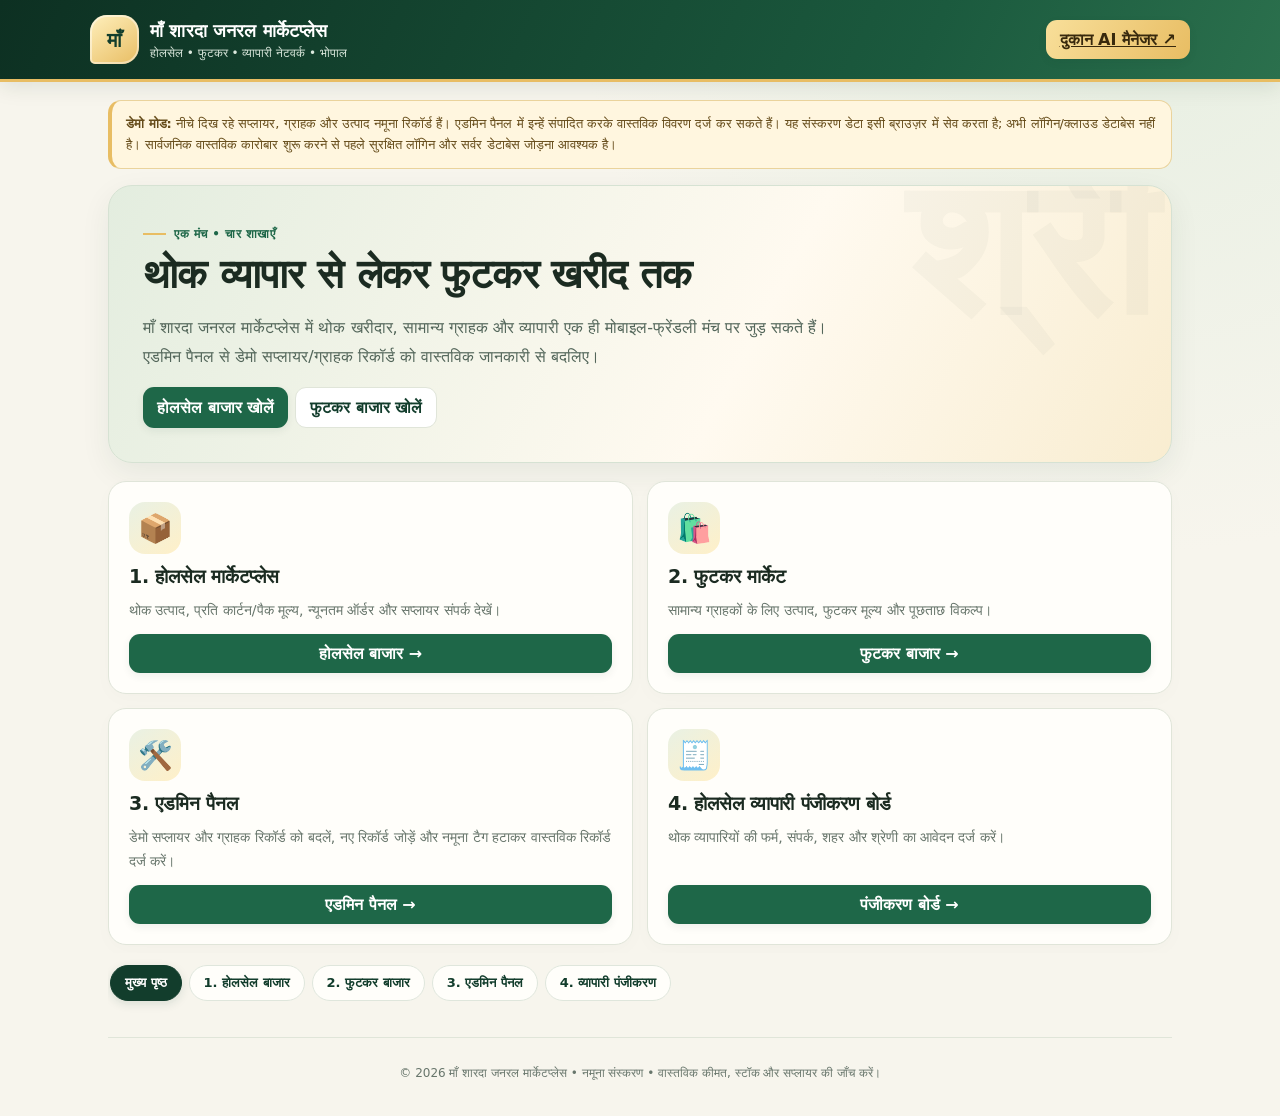
<file: marketplace/index.html>
<!doctype html>
<html lang="hi">
<head>
<meta charset="utf-8"><meta name="viewport" content="width=device-width,initial-scale=1,viewport-fit=cover">
<meta name="theme-color" content="#174b35"><meta name="description" content="माँ शारदा जनरल मार्केटप्लेस: होलसेल बाजार, फुटकर बाजार, एडमिन पैनल और व्यापारी पंजीकरण।">
<title>माँ शारदा जनरल मार्केटप्लेस — चार शाखाएँ</title>
<style>
:root{--g:#123d2c;--g2:#1e6748;--cream:#f7f5ed;--paper:#fffefa;--ink:#1b2b21;--muted:#68766c;--line:#e0e5d9;--gold:#e8bd63;--gold2:#f8e7b7;--red:#a93232;--shadow:0 10px 30px rgba(18,61,44,.07)}
*{box-sizing:border-box}html{scroll-behavior:smooth}body{margin:0;background:radial-gradient(ellipse at 90% 0%,#e7efe2 0,transparent 35%),var(--cream);color:var(--ink);font-family:system-ui,-apple-system,"Noto Sans Devanagari",sans-serif}button,input,select,textarea{font:inherit}button{cursor:pointer}.top{background:linear-gradient(115deg,#0d3022,#1b5a3e 72%,#2b704d);color:white;padding:15px 16px;border-bottom:3px solid var(--gold);box-shadow:0 5px 20px #0d30221a}.topin{max-width:1100px;margin:auto;display:flex;justify-content:space-between;align-items:center;gap:12px;flex-wrap:wrap}.brand{display:flex;gap:11px;align-items:center}.logo{display:grid;place-items:center;background:linear-gradient(145deg,#fff0bd,#e8bd63);color:var(--g);width:49px;height:49px;border-radius:17px 17px 17px 5px;font-weight:950;font-size:20px;box-shadow:inset 0 0 0 2px #ffffff70}.brand h1{font-size:18px;margin:0;letter-spacing:.1px}.brand p{font-size:12px;margin:4px 0 0;color:#dbe8dd}.btn{display:inline-flex;align-items:center;justify-content:center;gap:6px;border:0;border-radius:11px;background:var(--g2);color:#fff;padding:10px 14px;font-weight:750;box-shadow:0 3px 8px #123d2c12;transition:transform .18s,box-shadow .18s}.btn:hover{transform:translateY(-1px);box-shadow:0 6px 14px #123d2c20}.btn.gold{background:linear-gradient(120deg,#f8df9a,var(--gold));color:#38290d}.btn.light{background:#fff;color:var(--g)}.btn.line{background:#fff;color:var(--g);border:1px solid var(--line);box-shadow:none}.btn.red{background:#f9e6e3;color:var(--red)}.wrap{max-width:1100px;margin:auto;padding:18px}.notice{background:#fff6df;border:1px solid #ead39c;border-left:4px solid var(--gold);border-radius:13px;padding:12px 14px;margin-bottom:16px;font-size:13px;color:#654b19;line-height:1.65}.hero{position:relative;overflow:hidden;background:linear-gradient(118deg,#e3eddf 0%,#fffaf0 60%,#f4e3b9 130%);border:1px solid #d6e2d3;border-radius:24px;padding:clamp(20px,4vw,34px);margin-bottom:18px;box-shadow:var(--shadow)}.hero:after{content:"श्री";position:absolute;right:16px;top:-44px;font-family:serif;font-size:clamp(100px,20vw,190px);font-weight:900;color:#174b3508;pointer-events:none}.hero>*{position:relative;z-index:1}.hero h2{font-size:clamp(25px,5vw,40px);line-height:1.2;max-width:740px;margin:9px 0 12px;letter-spacing:-.6px}.hero p{color:#53665a;line-height:1.8;max-width:720px}.eyebrow{display:inline-flex;align-items:center;gap:8px;color:var(--g2);font-size:12px;font-weight:850;letter-spacing:.5px}.eyebrow:before{content:"";width:23px;height:2px;background:var(--gold)}.branchgrid{display:grid;grid-template-columns:repeat(2,minmax(0,1fr));gap:14px}.branch{position:relative;background:var(--paper);border:1px solid var(--line);border-radius:18px;padding:20px;display:flex;flex-direction:column;gap:11px;box-shadow:0 5px 20px #123d2c05;transition:transform .18s,border-color .18s,box-shadow .18s}.branch:hover{transform:translateY(-3px);border-color:#b5cdb8;box-shadow:var(--shadow)}.branch .icon{display:grid;place-items:center;width:52px;height:52px;border-radius:16px;background:linear-gradient(145deg,#e9f1e4,#fff0c8);font-size:28px}.branch h3{margin:0;font-size:19px;letter-spacing:-.2px}.branch p{margin:0;color:var(--muted);line-height:1.7;font-size:14px;flex:1}.tabs{position:sticky;top:0;z-index:5;display:flex;gap:7px;overflow:auto;padding:12px 2px 14px;margin:8px 0;background:#f7f5edeb;backdrop-filter:blur(12px);scrollbar-width:thin}.tab{white-space:nowrap;border:1px solid #dfe6dc;background:#fffefa;border-radius:999px;padding:9px 14px;color:var(--g);font-size:13px;font-weight:700}.tab.active{background:var(--g);border-color:var(--g);color:#fff;box-shadow:0 3px 10px #123d2c20}.view{display:none}.view.active{display:block;animation:appear .22s ease}@keyframes appear{from{opacity:.6;transform:translateY(4px)}to{opacity:1;transform:translateY(0)}}.heading{display:flex;justify-content:space-between;align-items:flex-start;gap:10px;flex-wrap:wrap;margin:8px 0 15px}.heading h2{margin:0;font-size:25px;letter-spacing:-.4px}.heading p{color:var(--muted);font-size:13px;margin:5px 0;line-height:1.6}.grid{display:grid;grid-template-columns:repeat(3,minmax(0,1fr));gap:13px}.card,.panel{background:var(--paper);border:1px solid var(--line);border-radius:16px;padding:16px;min-width:0;box-shadow:0 4px 15px #123d2c05}.card{transition:transform .18s,border-color .18s}.card:hover{transform:translateY(-2px);border-color:#c6d7c6}.card h3{margin:10px 0 5px;font-size:17px}.card p,.muted{color:var(--muted);font-size:13px;line-height:1.6}.price{font-size:22px;font-weight:900;color:var(--g);margin:11px 0}.tag{display:inline-block;background:#e8f2e8;color:#2c633c;border-radius:99px;padding:5px 9px;font-size:11px;font-weight:750}.demo{background:#fff1d7;color:#7a4d0a}.filters{display:flex;gap:8px;flex-wrap:wrap;margin-bottom:14px}.filters input,.filters select{flex:1;min-width:140px}.field{display:flex;flex-direction:column;gap:6px;margin-bottom:12px}.field label{font-size:13px;font-weight:750}.field input,.field select,.field textarea,.filters input,.filters select{width:100%;padding:11px 12px;border:1px solid #cbd7cc;border-radius:11px;background:#fff;min-height:44px;outline:none}.field input:focus,.field select:focus,.field textarea:focus,.filters input:focus,.filters select:focus{border-color:var(--g2);box-shadow:0 0 0 3px #1e674815}.formgrid{display:grid;grid-template-columns:repeat(2,minmax(0,1fr));gap:0 12px}.full{grid-column:1/-1}.tablewrap{overflow:auto;border-radius:10px}table{border-collapse:collapse;width:100%;min-width:610px}th,td{padding:11px;text-align:left;border-bottom:1px solid #edf1ec;font-size:13px;vertical-align:top}th{background:#f1f5ee;color:#53665a;font-weight:800}.actions{display:flex;gap:7px;flex-wrap:wrap}.smallbtn{padding:7px 9px;border:1px solid var(--line);background:#fff;border-radius:8px;font-size:12px;color:var(--g);font-weight:700}.empty{padding:24px;text-align:center;color:var(--muted);background:#fffefa;border:1px dashed var(--line);border-radius:13px}.footer{text-align:center;color:var(--muted);font-size:12px;padding:28px 10px 18px;border-top:1px solid var(--line);margin-top:22px}.hidden{display:none!important}.toast{position:fixed;bottom:16px;left:50%;transform:translateX(-50%);background:#183d2b;color:#fff;padding:12px 16px;border-radius:12px;z-index:10;max-width:92vw;box-shadow:0 8px 24px #0002}
@media(max-width:720px){.branchgrid,.grid,.split{grid-template-columns:1fr 1fr}.wrap{padding:12px}.hero{padding:20px}.branch{padding:15px}.heading h2{font-size:22px}.tabs{margin-left:-2px;margin-right:-2px}}
@media(max-width:480px){.branchgrid,.grid,.split,.formgrid{grid-template-columns:1fr}.full{grid-column:auto}.topin{align-items:flex-start}.topin .btn{padding:8px 10px;font-size:12px}.brand h1{font-size:16px}.hero h2{font-size:27px}.branch{padding:17px}.tabs{top:0}.heading h2{font-size:21px}}
@media(prefers-reduced-motion:reduce){*,*:before,*:after{scroll-behavior:auto!important;animation:none!important;transition:none!important}}
</style>
</head>
<body>
<header class="top"><div class="topin"><div class="brand"><div class="logo">माँ</div><div><h1>माँ शारदा जनरल मार्केटप्लेस</h1><p>होलसेल • फुटकर • व्यापारी नेटवर्क • भोपाल</p></div></div><a class="btn gold" href="../ai-manager/">दुकान AI मैनेजर ↗</a></div></header>
<main class="wrap">
<div class="notice"><strong>डेमो मोड:</strong> नीचे दिख रहे सप्लायर, ग्राहक और उत्पाद नमूना रिकॉर्ड हैं। एडमिन पैनल में इन्हें संपादित करके वास्तविक विवरण दर्ज कर सकते हैं। यह संस्करण डेटा इसी ब्राउज़र में सेव करता है; अभी लॉगिन/क्लाउड डेटाबेस नहीं है। सार्वजनिक वास्तविक कारोबार शुरू करने से पहले सुरक्षित लॉगिन और सर्वर डेटाबेस जोड़ना आवश्यक है।</div>
<section id="home" class="view active">
<div class="hero"><span class="eyebrow">एक मंच • चार शाखाएँ</span><h2>थोक व्यापार से लेकर फुटकर खरीद तक</h2><p>माँ शारदा जनरल मार्केटप्लेस में थोक खरीदार, सामान्य ग्राहक और व्यापारी एक ही मोबाइल-फ्रेंडली मंच पर जुड़ सकते हैं। एडमिन पैनल से डेमो सप्लायर/ग्राहक रिकॉर्ड को वास्तविक जानकारी से बदलिए।</p><div class="actions"><button class="btn" data-go="wholesale">होलसेल बाजार खोलें</button><button class="btn line" data-go="retail">फुटकर बाजार खोलें</button></div></div>
<div class="branchgrid">
<article class="branch"><div class="icon">📦</div><h3>1. होलसेल मार्केटप्लेस</h3><p>थोक उत्पाद, प्रति कार्टन/पैक मूल्य, न्यूनतम ऑर्डर और सप्लायर संपर्क देखें।</p><button class="btn" data-go="wholesale">होलसेल बाजार →</button></article>
<article class="branch"><div class="icon">🛍️</div><h3>2. फुटकर मार्केट</h3><p>सामान्य ग्राहकों के लिए उत्पाद, फुटकर मूल्य और पूछताछ विकल्प।</p><button class="btn" data-go="retail">फुटकर बाजार →</button></article>
<article class="branch"><div class="icon">🛠️</div><h3>3. एडमिन पैनल</h3><p>डेमो सप्लायर और ग्राहक रिकॉर्ड को बदलें, नए रिकॉर्ड जोड़ें और नमूना टैग हटाकर वास्तविक रिकॉर्ड दर्ज करें।</p><button class="btn" data-go="admin">एडमिन पैनल →</button></article>
<article class="branch"><div class="icon">🧾</div><h3>4. होलसेल व्यापारी पंजीकरण बोर्ड</h3><p>थोक व्यापारियों की फर्म, संपर्क, शहर और श्रेणी का आवेदन दर्ज करें।</p><button class="btn" data-go="register">पंजीकरण बोर्ड →</button></article>
</div></section>
<nav class="tabs" aria-label="चार शाखाएँ"><button class="tab active" data-go="home">मुख्य पृष्ठ</button><button class="tab" data-go="wholesale">1. होलसेल बाजार</button><button class="tab" data-go="retail">2. फुटकर बाजार</button><button class="tab" data-go="admin">3. एडमिन पैनल</button><button class="tab" data-go="register">4. व्यापारी पंजीकरण</button></nav>
<section id="wholesale" class="view"><div class="heading"><div><h2>होलसेल मार्केटप्लेस</h2><p>थोक कीमतें और न्यूनतम ऑर्डर केवल प्रारंभिक संकेत हैं।</p></div><span class="tag">B2B</span></div><div class="filters"><input id="whSearch" placeholder="उत्पाद/श्रेणी खोजें"><select id="whCategory"><option value="">सभी श्रेणियाँ</option><option>मनिहारी</option><option>कॉस्मेटिक्स</option><option>घरेलू सामान</option><option>किचन</option><option>स्टेशनरी</option><option>मोबाइल एक्सेसरीज़</option></select></div><div id="whProducts" class="grid"></div></section>
<section id="retail" class="view"><div class="heading"><div><h2>फुटकर मार्केट</h2><p>खुदरा ग्राहकों के लिए प्रति पीस/पैक की नमूना कीमतें।</p></div><span class="tag">B2C</span></div><div class="filters"><input id="rtSearch" placeholder="उत्पाद/श्रेणी खोजें"><select id="rtCategory"><option value="">सभी श्रेणियाँ</option><option>मनिहारी</option><option>कॉस्मेटिक्स</option><option>घरेलू सामान</option><option>किचन</option><option>स्टेशनरी</option><option>मोबाइल एक्सेसरीज़</option></select></div><div id="rtProducts" class="grid"></div></section>
<section id="admin" class="view"><div class="heading"><div><h2>एडमिन पैनल</h2><p>नमूना सप्लायर/ग्राहक को संपादित करें या नया वास्तविक रिकॉर्ड जोड़ें।</p></div><button class="btn line" id="resetDemo">डेमो डेटा फिर से लाएँ</button></div>
<div class="notice">यह पैनल अभी पासवर्ड से सुरक्षित नहीं है और डेटा केवल इसी ब्राउज़र में रहता है। इसे सार्वजनिक वेबसाइट पर वास्तविक संवेदनशील ग्राहक जानकारी के लिए उपयोग न करें।</div>
<div class="split"><div class="panel"><h3>सप्लायर जोड़ें / संपादित करें</h3><form id="supplierForm"><input type="hidden" name="id"><div class="field"><label>फर्म / सप्लायर का नाम *</label><input name="name" required maxlength="100"></div><div class="field"><label>संपर्क व्यक्ति</label><input name="contact" maxlength="100"></div><div class="field"><label>मोबाइल</label><input name="phone" inputmode="tel" maxlength="18"></div><div class="field"><label>शहर</label><input name="city" maxlength="100"></div><div class="field"><label>उत्पाद श्रेणी</label><input name="category" maxlength="100"></div><div class="field"><label>रिकॉर्ड प्रकार</label><select name="status"><option value="demo">डेमो रिकॉर्ड</option><option value="real">वास्तविक विवरण सत्यापित</option></select></div><div class="actions"><button class="btn" type="submit">सप्लायर सेव करें</button><button class="btn line" type="reset">फॉर्म साफ करें</button></div></form></div>
<div class="panel"><h3>ग्राहक जोड़ें / संपादित करें</h3><form id="customerForm"><input type="hidden" name="id"><div class="field"><label>ग्राहक / दुकान का नाम *</label><input name="name" required maxlength="100"></div><div class="field"><label>संपर्क व्यक्ति</label><input name="contact" maxlength="100"></div><div class="field"><label>मोबाइल</label><input name="phone" inputmode="tel" maxlength="18"></div><div class="field"><label>शहर</label><input name="city" maxlength="100"></div><div class="field"><label>ग्राहक प्रकार</label><select name="kind"><option>फुटकर ग्राहक</option><option>होलसेल खरीदार</option><option>दुकानदार</option></select></div><div class="field"><label>रिकॉर्ड प्रकार</label><select name="status"><option value="demo">डेमो रिकॉर्ड</option><option value="real">वास्तविक विवरण सत्यापित</option></select></div><div class="actions"><button class="btn" type="submit">ग्राहक सेव करें</button><button class="btn line" type="reset">फॉर्म साफ करें</button></div></form></div></div>
<div class="panel" style="margin-top:14px"><div class="heading"><div><h3>सप्लायर रजिस्टर</h3><p>संपादित करें या गलत/डेमो रिकॉर्ड हटाएँ।</p></div></div><div class="tablewrap"><table><thead><tr><th>नाम / फर्म</th><th>संपर्क</th><th>शहर</th><th>श्रेणी</th><th>स्थिति</th><th>कार्य</th></tr></thead><tbody id="supplierRows"></tbody></table></div></div>
<div class="panel" style="margin-top:14px"><h3>ग्राहक रजिस्टर</h3><div class="tablewrap"><table><thead><tr><th>नाम</th><th>संपर्क</th><th>शहर</th><th>प्रकार</th><th>स्थिति</th><th>कार्य</th></tr></thead><tbody id="customerRows"></tbody></table></div></div>
<div class="panel" style="margin-top:14px"><h3>व्यापारी पंजीकरण आवेदन</h3><div class="tablewrap"><table><thead><tr><th>फर्म</th><th>संपर्क</th><th>शहर</th><th>श्रेणी</th><th>कार्य</th></tr></thead><tbody id="applicationRows"></tbody></table></div></div>
<div class="actions" style="margin-top:12px"><button class="btn" id="exportData">JSON बैकअप डाउनलोड</button><label class="btn line" for="importData">JSON बैकअप आयात</label><input id="importData" type="file" accept="application/json,.json" class="hidden"></div></section>
<section id="register" class="view"><div class="heading"><div><h2>होलसेल व्यापारी पंजीकरण बोर्ड</h2><p>आवेदन इस डिवाइस के स्थानीय रिकॉर्ड में सेव होगा।</p></div><span class="tag">व्यापारी आवेदन</span></div><div class="panel"><form id="registrationForm" class="formgrid"><div class="field"><label>फर्म / दुकान का नाम *</label><input name="business" required maxlength="100"></div><div class="field"><label>मालिक / संपर्क व्यक्ति *</label><input name="owner" required maxlength="100"></div><div class="field"><label>मोबाइल नंबर *</label><input name="phone" required inputmode="tel" pattern="[0-9+()\\- ]{10,18}" maxlength="18"></div><div class="field"><label>शहर / राज्य *</label><input name="city" required maxlength="120" value="भोपाल, मध्य प्रदेश"></div><div class="field"><label>उत्पाद श्रेणी *</label><select name="category" required><option value="">चुनें</option><option>मनिहारी</option><option>कॉस्मेटिक्स</option><option>घरेलू सामान</option><option>किचन</option><option>स्टेशनरी</option><option>मोबाइल एक्सेसरीज़</option><option>अन्य</option></select></div><div class="field"><label>आपूर्ति / बिक्री का प्रकार *</label><select name="type" required><option value="">चुनें</option><option>होलसेल</option><option>होलसेल और फुटकर</option></select></div><div class="field full"><label>उत्पाद / फर्म का विवरण</label><textarea name="details" maxlength="500" rows="3"></textarea></div><div class="field full"><label><input type="checkbox" name="consent" required style="width:auto;min-height:auto"> मैं सहमत हूँ कि दिए गए विवरण की जाँच के बाद ही इसे सार्वजनिक सूची में प्रकाशित किया जाए।</label></div><div class="field full"><button class="btn" type="submit">पंजीकरण आवेदन जमा करें</button></div></form></div><div class="panel" style="margin-top:14px"><h3>पंजीकरण बोर्ड के आवेदन</h3><p class="muted">एडमिन पैनल में आवेदन देखे जा सकते हैं। वास्तविक प्रकाशन से पहले सत्यापन करें।</p><div id="applicationCards" class="grid"></div></div></section>
<footer class="footer">© <span id="year"></span> माँ शारदा जनरल मार्केटप्लेस • नमूना संस्करण • वास्तविक कीमत, स्टॉक और सप्लायर की जाँच करें।</footer>
</main><div id="toast" class="toast hidden" role="status"></div>
<script>
(function(){
const KEY='maaShardaMarketplaceV1';
const demo={
 suppliers:[
 {id:'S-001',name:'श्री गणेश जनरल सप्लाई (डेमो)',contact:'डेमो संपर्क',phone:'0000000000',city:'भोपाल',category:'घरेलू सामान',status:'demo'},
 {id:'S-002',name:'लक्ष्मी मनिहारी होलसेल (डेमो)',contact:'डेमो संपर्क',phone:'0000000000',city:'इंदौर',category:'मनिहारी',status:'demo'},
 {id:'S-003',name:'भारत कॉस्मेटिक्स डिस्ट्रीब्यूटर (डेमो)',contact:'डेमो संपर्क',phone:'0000000000',city:'भोपाल',category:'कॉस्मेटिक्स',status:'demo'}],
 customers:[
 {id:'C-001',name:'शिव किराना स्टोर (डेमो)',contact:'डेमो ग्राहक',phone:'0000000000',city:'भोपाल',kind:'होलसेल खरीदार',status:'demo'},
 {id:'C-002',name:'सीमा देवी (डेमो)',contact:'डेमो ग्राहक',phone:'0000000000',city:'भोपाल',kind:'फुटकर ग्राहक',status:'demo'},
 {id:'C-003',name:'न्यू मार्केट जनरल स्टोर (डेमो)',contact:'डेमो ग्राहक',phone:'0000000000',city:'भोपाल',kind:'दुकानदार',status:'demo'}],
 products:[
 {id:'P-001',name:'मिक्स मनिहारी पैक',category:'मनिहारी',supplierId:'S-002',wholesale:360,retail:45,unit:'8 पीस का पैक',min:4},
 {id:'P-002',name:'कॉस्मेटिक्स दैनिक उपयोग किट',category:'कॉस्मेटिक्स',supplierId:'S-003',wholesale:540,retail:75,unit:'6 पीस का पैक',min:3},
 {id:'P-003',name:'प्लास्टिक किचन कंटेनर सेट',category:'किचन',supplierId:'S-001',wholesale:420,retail:99,unit:'सेट',min:6},
 {id:'P-004',name:'मोबाइल चार्जिंग केबल',category:'मोबाइल एक्सेसरीज़',supplierId:'S-001',wholesale:300,retail:60,unit:'10 पीस का बॉक्स',min:2},
 {id:'P-005',name:'स्कूल स्टेशनरी पैक',category:'स्टेशनरी',supplierId:'S-001',wholesale:240,retail:40,unit:'6 पीस का पैक',min:5}],
 applications:[]
};
function clone(o){return JSON.parse(JSON.stringify(o))}
function load(){try{const d=JSON.parse(localStorage.getItem(KEY));if(d&&Array.isArray(d.suppliers)&&Array.isArray(d.customers)&&Array.isArray(d.products)&&Array.isArray(d.applications))return d}catch(e){}localStorage.setItem(KEY,JSON.stringify(demo));return clone(demo)}
let data=load();
function save(){localStorage.setItem(KEY,JSON.stringify(data));renderAll()}
function esc(v){return String(v==null?'':v).replace(/[&<>"']/g,c=>({'&':'&amp;','<':'&lt;','>':'&gt;','"':'&quot;',"'":'&#39;'}[c]))}
function money(n){return '₹'+Number(n||0).toLocaleString('en-IN')}
function toast(s){const t=document.getElementById('toast');t.textContent=s;t.classList.remove('hidden');setTimeout(()=>t.classList.add('hidden'),2600)}
function go(id){document.querySelectorAll('.view').forEach(v=>v.classList.toggle('active',v.id===id));document.querySelectorAll('[data-go]').forEach(b=>b.classList.toggle('active',b.dataset.go===id));window.scrollTo({top:0,behavior:'smooth'});if(id==='admin')renderAdmin()}
document.querySelectorAll('[data-go]').forEach(b=>b.addEventListener('click',()=>go(b.dataset.go)));
function productCards(type){const q=(document.getElementById(type==='wholesale'?'whSearch':'rtSearch').value||'').toLowerCase();const cat=document.getElementById(type==='wholesale'?'whCategory':'rtCategory').value;const list=data.products.filter(p=>(!cat||p.category===cat)&&[p.name,p.category].join(' ').toLowerCase().includes(q));const box=document.getElementById(type==='wholesale'?'whProducts':'rtProducts');box.innerHTML=list.map(p=>{const s=data.suppliers.find(x=>x.id===p.supplierId);const price=type==='wholesale'?p.wholesale:p.retail;const min=type==='wholesale'?'न्यूनतम ऑर्डर: '+p.min+' '+p.unit:'इकाई: '+p.unit;const message=encodeURIComponent('नमस्ते, माँ शारदा मार्केटप्लेस पर '+p.name+' ('+type+') की जानकारी चाहिए।');return '<article class="card"><span class="tag">'+esc(p.category)+'</span> <span class="tag demo">डेमो उत्पाद</span><h3>'+esc(p.name)+'</h3><p>'+esc(min)+'</p><div class="price">'+money(price)+' <small style="font-size:11px;font-weight:500">'+(type==='wholesale'?'थोक मूल्य':'फुटकर मूल्य')+'</small></div><p>सप्लायर: '+esc(s?s.name:'सप्लायर जोड़ना बाकी')+'</p><a class="btn" style="display:inline-block;text-decoration:none" target="_blank" rel="noopener" href="https://wa.me/?text='+message+'">कीमत / उपलब्धता पूछें</a></article>'}).join('')||'<div class="empty">इस खोज में उत्पाद नहीं मिला।</div>'}
['whSearch','whCategory'].forEach(id=>document.getElementById(id).addEventListener('input',()=>productCards('wholesale')));
['rtSearch','rtCategory'].forEach(id=>document.getElementById(id).addEventListener('input',()=>productCards('retail')));
function statusLabel(s){return s==='real'?'वास्तविक (एडमिन द्वारा चिह्नित)':'डेमो / सत्यापन बाकी'}
function rows(list,type){return list.map(o=>'<tr><td><strong>'+esc(o.name)+'</strong><br><span class="muted">'+esc(o.id)+'</span></td><td>'+esc(o.contact||o.owner||'')+'<br>'+esc(o.phone||'')+'</td><td>'+esc(o.city||'')+'</td><td>'+esc(type==='supplier'?o.category:o.kind)+'</td><td><span class="tag '+(o.status==='real'?'':'demo')+'">'+statusLabel(o.status)+'</span></td><td><div class="actions"><button class="smallbtn" data-edit="'+type+'" data-id="'+esc(o.id)+'">संपादित</button><button class="smallbtn" data-del="'+type+'" data-id="'+esc(o.id)+'">हटाएँ</button></div></td></tr>').join('')||'<tr><td colspan="6">कोई रिकॉर्ड नहीं।</td></tr>'}
function renderAdmin(){document.getElementById('supplierRows').innerHTML=rows(data.suppliers,'supplier');document.getElementById('customerRows').innerHTML=rows(data.customers,'customer');document.getElementById('applicationRows').innerHTML=data.applications.map(a=>'<tr><td>'+esc(a.business)+'</td><td>'+esc(a.owner)+'<br>'+esc(a.phone)+'</td><td>'+esc(a.city)+'</td><td>'+esc(a.category)+'</td><td><button class="smallbtn" data-app="'+esc(a.id)+'">ग्राहक सूची में जोड़ें</button> <button class="smallbtn" data-del="application" data-id="'+esc(a.id)+'">हटाएँ</button></td></tr>').join('')||'<tr><td colspan="5">अभी आवेदन नहीं हैं।</td></tr>';document.getElementById('applicationCards').innerHTML=data.applications.map(a=>'<article class="card"><span class="tag">जाँच बाकी</span><h3>'+esc(a.business)+'</h3><p>'+esc(a.owner)+' • '+esc(a.phone)+'</p><p>'+esc(a.city)+' • '+esc(a.category)+' • '+esc(a.type)+'</p></article>').join('')||'<div class="empty">अभी कोई आवेदन नहीं।</div>'}
function renderAll(){productCards('wholesale');productCards('retail');renderAdmin()}
function formObj(form){return Object.fromEntries(new FormData(form).entries())}
document.getElementById('supplierForm').addEventListener('submit',e=>{e.preventDefault();const f=e.currentTarget,o=formObj(f);if(o.id){data.suppliers=data.suppliers.map(x=>x.id===o.id?{...x,...o}:x)}else{ o.id='S-'+Date.now().toString().slice(-8);data.suppliers.push(o)}f.reset();f.elements.id.value='';save();toast('सप्लायर रिकॉर्ड सेव हो गया।')});
document.getElementById('customerForm').addEventListener('submit',e=>{e.preventDefault();const f=e.currentTarget,o=formObj(f);if(o.id){data.customers=data.customers.map(x=>x.id===o.id?{...x,...o}:x)}else{o.id='C-'+Date.now().toString().slice(-8);data.customers.push(o)}f.reset();f.elements.id.value='';save();toast('ग्राहक रिकॉर्ड सेव हो गया।')});
document.addEventListener('click',e=>{const b=e.target.closest('button');if(!b)return;if(b.dataset.edit){const type=b.dataset.edit,list=type==='supplier'?data.suppliers:data.customers,o=list.find(x=>x.id===b.dataset.id),f=document.getElementById(type==='supplier'?'supplierForm':'customerForm');if(!o)return;Object.keys(o).forEach(k=>{if(f.elements[k])f.elements[k].value=o[k]});go('admin');f.scrollIntoView({behavior:'smooth',block:'center'});return}
if(b.dataset.del){const type=b.dataset.del,id=b.dataset.id;if(!confirm('क्या यह रिकॉर्ड हटाना चाहते हैं?'))return;if(type==='supplier')data.suppliers=data.suppliers.filter(x=>x.id!==id);else if(type==='customer')data.customers=data.customers.filter(x=>x.id!==id);else data.applications=data.applications.filter(x=>x.id!==id);save();toast('रिकॉर्ड हटाया गया।');return}
if(b.dataset.app){const a=data.applications.find(x=>x.id===b.dataset.app);if(!a)return;data.suppliers.push({id:'S-'+Date.now().toString().slice(-8),name:a.business,contact:a.owner,phone:a.phone,city:a.city,category:a.category,status:'demo'});data.applications=data.applications.filter(x=>x.id!==a.id);save();toast('आवेदन सप्लायर सूची में जोड़ा गया। सत्यापन के बाद वास्तविक चिह्नित करें।')}
});
document.getElementById('registrationForm').addEventListener('submit',e=>{e.preventDefault();const f=e.currentTarget,o=formObj(f);if(!o.consent){toast('कृपया सहमति दें।');return}o.id='A-'+Date.now().toString().slice(-8);o.status='pending';data.applications.push(o);save();f.reset();toast('आवेदन स्थानीय रिकॉर्ड में सेव हुआ।');go('register')});
document.getElementById('resetDemo').addEventListener('click',()=>{if(!confirm('यह वर्तमान सप्लायर, ग्राहक, उत्पाद और आवेदन रिकॉर्ड को डेमो सेट से बदल देगा। पहले JSON बैकअप लें। जारी रखें?'))return;data=clone(demo);save();toast('डेमो डेटा बहाल हुआ।')});
document.getElementById('exportData').addEventListener('click',()=>{const blob=new Blob([JSON.stringify(data,null,2)],{type:'application/json'});const a=document.createElement('a');a.href=URL.createObjectURL(blob);a.download='maa-sharda-marketplace-backup.json';a.click();URL.revokeObjectURL(a.href)});
document.getElementById('importData').addEventListener('change',async e=>{const file=e.target.files[0];if(!file)return;try{const d=JSON.parse(await file.text());if(!Array.isArray(d.suppliers)||!Array.isArray(d.customers)||!Array.isArray(d.products)||!Array.isArray(d.applications))throw Error('invalid');if(!confirm('आयात करने से वर्तमान रिकॉर्ड बदल जाएँगे। पहले बैकअप लिया है?'))return;data=d;save();toast('बैकअप आयात हो गया।')}catch(err){toast('फाइल सही marketplace JSON बैकअप नहीं है।')}finally{e.target.value=''}});
document.getElementById('year').textContent=new Date().getFullYear();renderAll();
})();
</script></body></html>
</file>
<file: css/style.css>
:root{--green:#174b35;--green2:#226b4a;--mint:#eaf4ed;--gold:#f2b84b;--ink:#1d2b24;--muted:#68766e;--paper:#f7f8f4;--white:#fff;--line:#dce5de;--shadow:0 12px 34px rgba(23,75,53,.09)}
*{box-sizing:border-box}html{scroll-behavior:smooth;scroll-padding-top:90px}body{margin:0;background:var(--paper);color:var(--ink);font-family:system-ui,-apple-system,"Noto Sans Devanagari",Arial,sans-serif;line-height:1.6}a{color:inherit;text-decoration:none}button,input,select{font:inherit}.topline{background:#103a29;color:#e8f3eb;text-align:center;padding:7px 14px;font-size:.82rem}.site-header{display:flex;align-items:center;justify-content:space-between;gap:20px;padding:15px max(5%,calc((100% - 1180px)/2));background:#fff;border-bottom:1px solid var(--line);position:sticky;top:0;z-index:10}.brand{display:flex;align-items:center;gap:10px;color:var(--green)}.brand-mark{display:grid;place-items:center;width:43px;height:43px;border-radius:14px;background:var(--green);color:white;font-weight:800}.brand strong,.brand small{display:block;line-height:1.25}.brand strong{font-size:1.05rem}.brand small{font-size:.8rem;color:var(--muted)}nav{display:flex;align-items:center;gap:21px;font-size:.9rem;font-weight:650}nav a:hover{color:var(--green2)}.button{display:inline-flex;align-items:center;justify-content:center;gap:8px;border:1px solid var(--green);border-radius:12px;background:var(--green);color:#fff;padding:12px 18px;font-weight:750;cursor:pointer;transition:.2s}.button:hover{background:var(--green2);transform:translateY(-1px)}.button-small{padding:9px 13px;font-size:.87rem;white-space:nowrap}.button-outline{background:transparent;color:#fff;border-color:#c9e2d1}.button-outline:hover{background:#fff;color:var(--green)}.hero{background:radial-gradient(circle at 85% 10%,#377957 0,transparent 32%),linear-gradient(125deg,#123d2c,#1b6545);color:#fff;padding:70px max(5%,calc((100% - 1180px)/2));display:grid;grid-template-columns:1.15fr .85fr;gap:50px;align-items:center}.eyebrow{display:inline-block;color:#d19b31;text-transform:uppercase;letter-spacing:.08em;font-weight:800;font-size:.76rem}.hero h1{font-size:clamp(2.2rem,5vw,4rem);line-height:1.15;letter-spacing:-.04em;margin:14px 0}.hero h1 em{font-style:normal;color:#f6ce72}.hero-copy>p{font-size:1.08rem;color:#e1ece4;max-width:640px}.hero-actions{display:flex;flex-wrap:wrap;gap:12px;margin:26px 0}.trust-points{display:flex;flex-wrap:wrap;gap:16px;color:#dcebe0;font-size:.84rem}.hero-panel{background:#fff;color:var(--ink);border-radius:22px;padding:24px;box-shadow:0 20px 60px #09281b55}.hero-panel-head{display:flex;justify-content:space-between;gap:12px;font-weight:800;padding-bottom:15px;border-bottom:1px solid var(--line)}.live-dot{font-size:.7rem;color:var(--green2);font-weight:650}.mini-category{display:flex;align-items:center;gap:14px;padding:15px 0;border-bottom:1px solid #edf1ed}.mini-category:last-child{border:0}.mini-category>span{display:grid;place-items:center;width:48px;height:48px;background:var(--mint);border-radius:14px;font-size:1.45rem}.mini-category b,.mini-category small{display:block}.mini-category small{color:var(--muted);font-size:.83rem}.search-wrap{max-width:1100px;margin:-25px auto 0;position:relative;background:#fff;padding:20px;border-radius:18px;box-shadow:var(--shadow);border:1px solid var(--line)}.search-box{display:flex;align-items:center;gap:12px}.search-box>span{font-size:1.8rem;color:var(--green)}.search-box input{flex:1;min-width:0;border:0;outline:0;padding:10px 4px}.filter-row{display:flex;flex-wrap:wrap;align-items:center;gap:8px;margin-top:14px;font-size:.83rem;color:var(--muted)}.filter-chip{border:1px solid var(--line);background:#fff;color:var(--ink);padding:6px 13px;border-radius:99px;cursor:pointer}.filter-chip.active,.filter-chip:hover{background:var(--green);border-color:var(--green);color:#fff}.section{max-width:1180px;margin:auto;padding:66px 24px}.section-heading{display:flex;align-items:end;justify-content:space-between;gap:20px;margin-bottom:25px}.section-heading h2,.seller-copy h2,.ai-banner h2{font-size:clamp(1.7rem,3vw,2.35rem);line-height:1.2;margin:7px 0 0;letter-spacing:-.03em}.section-heading>p{max-width:450px;color:var(--muted);font-size:.9rem;margin:0}.category-grid{display:grid;grid-template-columns:repeat(4,minmax(0,1fr));gap:14px}.category-card{display:flex;flex-direction:column;align-items:flex-start;text-align:left;gap:6px;padding:19px;border:1px solid var(--line);border-radius:16px;background:#fff;cursor:pointer;transition:.2s}.category-card:hover{border-color:#7aa58b;box-shadow:var(--shadow);transform:translateY(-3px)}.category-card>span{font-size:1.9rem;margin-bottom:4px}.category-card b{font-size:.95rem}.category-card small{color:var(--muted);font-size:.8rem}.products-section{padding-top:15px}.product-grid{display:grid;grid-template-columns:repeat(4,minmax(0,1fr));gap:16px}.product-card{display:flex;flex-direction:column;background:#fff;border:1px solid var(--line);border-radius:17px;padding:18px;min-width:0}.product-icon{display:grid;place-items:center;background:var(--mint);height:105px;border-radius:12px;font-size:2.8rem}.product-type{margin-top:13px;color:var(--green2);font-size:.75rem;font-weight:800}.product-card h3{font-size:1rem;margin:5px 0}.product-card p{font-size:.82rem;color:var(--muted);margin:0 0 12px}.product-price{font-size:1.15rem;font-weight:850;color:var(--green);margin-top:auto}.product-meta{font-size:.76rem;color:var(--muted);margin:3px 0 13px}.product-actions{display:flex;gap:8px}.product-actions .button{width:100%;padding:9px 10px;font-size:.83rem}.demo-note,.empty-state{text-align:center;color:var(--muted);font-size:.82rem;padding:15px}.seller-section{background:#eaf3ec;padding:65px max(5%,calc((100% - 1130px)/2));display:grid;grid-template-columns:1fr .85fr;gap:55px;align-items:start}.seller-copy>p{color:#506257}.seller-copy ul{padding-left:20px;color:#3d5748}.seller-copy li{margin:10px 0}.seller-form{background:#fff;border:1px solid var(--line);border-radius:20px;padding:24px;box-shadow:var(--shadow)}.seller-form h3{margin:0 0 17px;font-size:1.25rem}.seller-form label{display:block;font-weight:700;font-size:.83rem;margin:12px 0}.seller-form input,.seller-form select{display:block;width:100%;margin-top:5px;padding:11px 12px;border:1px solid #cfdcd2;border-radius:9px;background:#fff;color:var(--ink)}.seller-form input:focus,.seller-form select:focus{outline:2px solid #8ab69b;border-color:transparent}.button-full{width:100%;margin-top:8px}.seller-form>small{display:block;color:var(--muted);font-size:.74rem;margin-top:10px}.steps-grid{display:grid;grid-template-columns:repeat(4,minmax(0,1fr));gap:16px}.steps-grid article{background:#fff;border:1px solid var(--line);border-radius:16px;padding:20px}.steps-grid article>span{display:grid;place-items:center;width:40px;height:40px;background:var(--mint);color:var(--green);border-radius:12px;font-weight:850}.steps-grid h3{font-size:1rem;margin:13px 0 5px}.steps-grid p{color:var(--muted);font-size:.85rem;margin:0}.ai-banner{max-width:1130px;margin:0 auto 65px;border-radius:22px;background:#163e2d;color:white;padding:30px;display:flex;align-items:center;justify-content:space-between;gap:30px}.ai-banner p{max-width:600px;color:#dbe9df}.ai-pills{display:flex;flex-wrap:wrap;gap:9px;max-width:350px}.ai-pills span{border:1px solid #527b62;border-radius:99px;padding:8px 12px;font-size:.82rem;color:#edf5ef}footer{background:#102e22;color:#fff;padding:30px max(5%,calc((100% - 1130px)/2));text-align:center}.footer-brand strong,.footer-brand span{display:block}.footer-brand span,footer p{color:#c5d8ca;font-size:.84rem}.footer-note{border-top:1px solid #31513e;padding-top:14px;margin-top:20px;font-size:.75rem!important}@media(max-width:900px){.site-header{flex-wrap:wrap;padding:12px 20px}nav{order:3;width:100%;justify-content:center;gap:14px;flex-wrap:wrap}.hero{padding:52px 24px;grid-template-columns:1fr;gap:28px}.hero-panel{max-width:600px}.search-wrap{margin:18px 16px 0}.category-grid,.product-grid{grid-template-columns:repeat(2,minmax(0,1fr))}.seller-section{grid-template-columns:1fr;gap:25px}.steps-grid{grid-template-columns:repeat(2,minmax(0,1fr))}.ai-banner{margin:0 16px 45px;flex-direction:column;align-items:flex-start}}@media(max-width:520px){.topline{font-size:.73rem}.site-header{gap:10px}.brand-mark{width:38px;height:38px}.brand strong{font-size:.94rem}.brand small{font-size:.73rem}.site-header>.button{font-size:.75rem;padding:8px 10px}nav{justify-content:flex-start;gap:12px;font-size:.8rem}.hero{padding:42px 20px}.hero h1{font-size:2.25rem}.hero-copy>p{font-size:.95rem}.hero-actions .button{flex:1;padding:11px 12px;font-size:.85rem}.trust-points{gap:8px;font-size:.75rem}.hero-panel{padding:17px}.hero-panel-head{font-size:.85rem}.live-dot{font-size:.62rem}.search-wrap{padding:14px}.search-box{gap:7px}.search-box .button{padding:10px 12px}.filter-row{gap:6px}.section{padding:48px 16px}.section-heading{display:block}.section-heading>p{margin-top:10px}.category-grid,.product-grid{gap:10px}.category-card{padding:13px}.category-card b{font-size:.84rem}.category-card small{font-size:.73rem}.product-card{padding:11px}.product-icon{height:80px;font-size:2.3rem}.product-card h3{font-size:.9rem}.product-card p{font-size:.76rem}.product-price{font-size:1rem}.product-actions .button{font-size:.75rem;padding:8px 6px}.seller-section{padding:45px 16px}.seller-form{padding:18px}.steps-grid{gap:10px}.steps-grid article{padding:14px}.steps-grid h3{font-size:.9rem}.steps-grid p{font-size:.78rem}.ai-banner{padding:22px}.ai-banner h2{font-size:1.7rem}footer{padding:28px 18px}}

/* PWA install action */
.pwa-install-wrap{position:fixed;right:16px;bottom:16px;z-index:1000;padding:6px;border-radius:18px;background:rgba(247,243,233,.94);box-shadow:0 8px 28px rgba(0,0,0,.18);backdrop-filter:blur(8px)}
.pwa-install-wrap[hidden]{display:none}
.pwa-install-wrap .button{border:0;cursor:pointer;box-shadow:0 4px 14px rgba(23,75,53,.22)}
@media (max-width:480px){.pwa-install-wrap{right:10px;bottom:10px}.pwa-install-wrap .button{font-size:14px;padding:12px 16px}}

/* Book Depot navigation and catalogue sections */
.nav-dropdown{position:relative;display:inline-flex;align-items:center}
.nav-dropdown-toggle{border:0;background:transparent;color:inherit;font-weight:750;cursor:pointer;padding:8px 2px;white-space:nowrap}
.nav-dropdown-toggle:hover,.nav-dropdown-toggle[aria-expanded="true"]{color:var(--green2)}
.nav-dropdown-menu{display:none;position:absolute;top:calc(100% + 8px);left:0;min-width:220px;padding:8px;background:#fff;border:1px solid var(--line);border-radius:13px;box-shadow:var(--shadow);z-index:30}
.nav-dropdown-menu a{display:block;padding:10px 12px;border-radius:8px;white-space:nowrap}
.nav-dropdown-menu a:hover{background:var(--mint);color:var(--green)}
.nav-dropdown.open .nav-dropdown-menu{display:block}
.book-category-grid,.distribution-grid,.publisher-details-grid{display:grid;grid-template-columns:repeat(4,minmax(0,1fr));gap:14px}
.book-tile,.distribution-grid article,.publisher-details-grid article{background:#fff;border:1px solid var(--line);border-radius:16px;padding:19px;text-align:left}
.book-tile{display:flex;flex-direction:column;align-items:flex-start;gap:7px;cursor:pointer;transition:.2s}
.book-tile:hover{border-color:#7aa58b;box-shadow:var(--shadow);transform:translateY(-2px)}
.book-tile>span,.distribution-grid article>span{font-size:1.8rem}
.book-tile b,.publisher-details-grid b{font-size:.95rem}
.book-tile small,.distribution-grid p,.publisher-details-grid p{font-size:.83rem;color:var(--muted);margin:0}
.distribution-grid h3{font-size:1rem;margin:8px 0}
.book-note{margin-top:20px;padding:14px 16px;border-left:4px solid var(--gold);background:#fff8e8;border-radius:8px;color:#65522b;font-size:.86rem}
.publishers-section>.button{margin-top:20px}
@media(max-width:900px){.book-category-grid,.distribution-grid,.publisher-details-grid{grid-template-columns:repeat(2,minmax(0,1fr))}.nav-dropdown-menu{left:auto;right:0}}
@media(max-width:520px){.book-category-grid,.distribution-grid,.publisher-details-grid{gap:10px}.book-tile,.distribution-grid article,.publisher-details-grid article{padding:13px}.book-tile b,.publisher-details-grid b{font-size:.84rem}.book-tile small,.distribution-grid p,.publisher-details-grid p{font-size:.75rem}.nav-dropdown-toggle{font-size:.8rem}}

.book-upload-form{max-width:1050px;margin:auto}.book-form-grid{display:grid;grid-template-columns:repeat(2,minmax(0,1fr));gap:0 20px}.book-upload-form textarea{display:block;width:100%;margin-top:6px;padding:12px;border:1px solid #cfdcd2;border-radius:9px;font:inherit;resize:vertical}.book-consent{display:flex!important;align-items:flex-start;gap:10px}.book-consent input{width:auto!important;margin-top:5px!important}.book-upload-form input[readonly]{background:#eef4ef;color:#174b35;font-weight:700}@media(max-width:600px){.book-form-grid{grid-template-columns:1fr}}

/* Book Depot commission policy */
.commission-policy-section{background:#f5faf6;border:1px solid #d9e9dd;border-radius:18px;padding:clamp(18px,3vw,32px)}
.commission-policy-grid{display:grid;grid-template-columns:repeat(3,minmax(0,1fr));gap:16px;margin:20px 0}
.commission-policy-grid article{background:#fff;border:1px solid #e0ebe3;border-radius:14px;padding:20px;box-shadow:0 4px 14px rgba(20,70,40,.05)}
.commission-policy-grid h3{margin:10px 0 8px;font-size:1.05rem}
.commission-policy-grid p{margin:0;color:#52645a;line-height:1.65}
.commission-rate{display:inline-flex;align-items:center;justify-content:center;min-width:76px;height:54px;border-radius:12px;background:#e0f4e7;color:#176b3a;font-size:1.65rem;font-weight:800}
.commission-icon{display:inline-flex;align-items:center;justify-content:center;width:54px;height:54px;border-radius:12px;background:#e0f4e7;font-size:1.65rem}
.commission-policy-section>.book-note{line-height:1.7;margin:18px 0}
@media(max-width:700px){.commission-policy-grid{grid-template-columns:1fr}.commission-policy-grid article{padding:16px}}

/* Verified Payhip catalog cards for Maa Sharda Book Depot */
.payhip-book-grid{display:grid;grid-template-columns:repeat(3,minmax(0,1fr));gap:16px}
.payhip-book-card{display:flex;flex-direction:column;align-items:flex-start;min-width:0;background:#fff;border:1px solid var(--line);border-radius:17px;padding:18px;box-shadow:0 5px 20px #173c2a0a}
.payhip-book-cover{display:flex;flex-direction:column;align-items:center;justify-content:center;gap:8px;width:100%;min-height:140px;border-radius:12px;background:linear-gradient(145deg,#eaf3ec,#fff6e7);color:var(--green);font-size:2.5rem;font-weight:800;text-align:center}
.payhip-book-cover small{font-size:.68rem;letter-spacing:.04em;color:var(--muted);font-weight:600}
.book-language{margin-top:13px;color:var(--green2);font-size:.76rem;font-weight:800}
.payhip-book-card h3{font-size:1.02rem;line-height:1.45;margin:7px 0}
.payhip-book-card p{font-size:.83rem;color:var(--muted);margin:0 0 12px}
.payhip-book-price{font-size:1.2rem;font-weight:850;color:var(--green);margin-top:auto;margin-bottom:10px}
.payhip-book-price small{display:block;font-size:.7rem;font-weight:500;color:var(--muted)}
.payhip-book-card>.button{width:100%;font-size:.84rem}
@media(max-width:900px){.payhip-book-grid{grid-template-columns:repeat(2,minmax(0,1fr))}}
@media(max-width:520px){.payhip-book-grid{gap:10px}.payhip-book-card{padding:11px}.payhip-book-cover{min-height:100px;font-size:2rem}.payhip-book-card h3{font-size:.88rem}.payhip-book-card p{font-size:.75rem}.payhip-book-price{font-size:1rem}.payhip-book-card>.button{font-size:.73rem;padding:8px 6px}}
</file>
